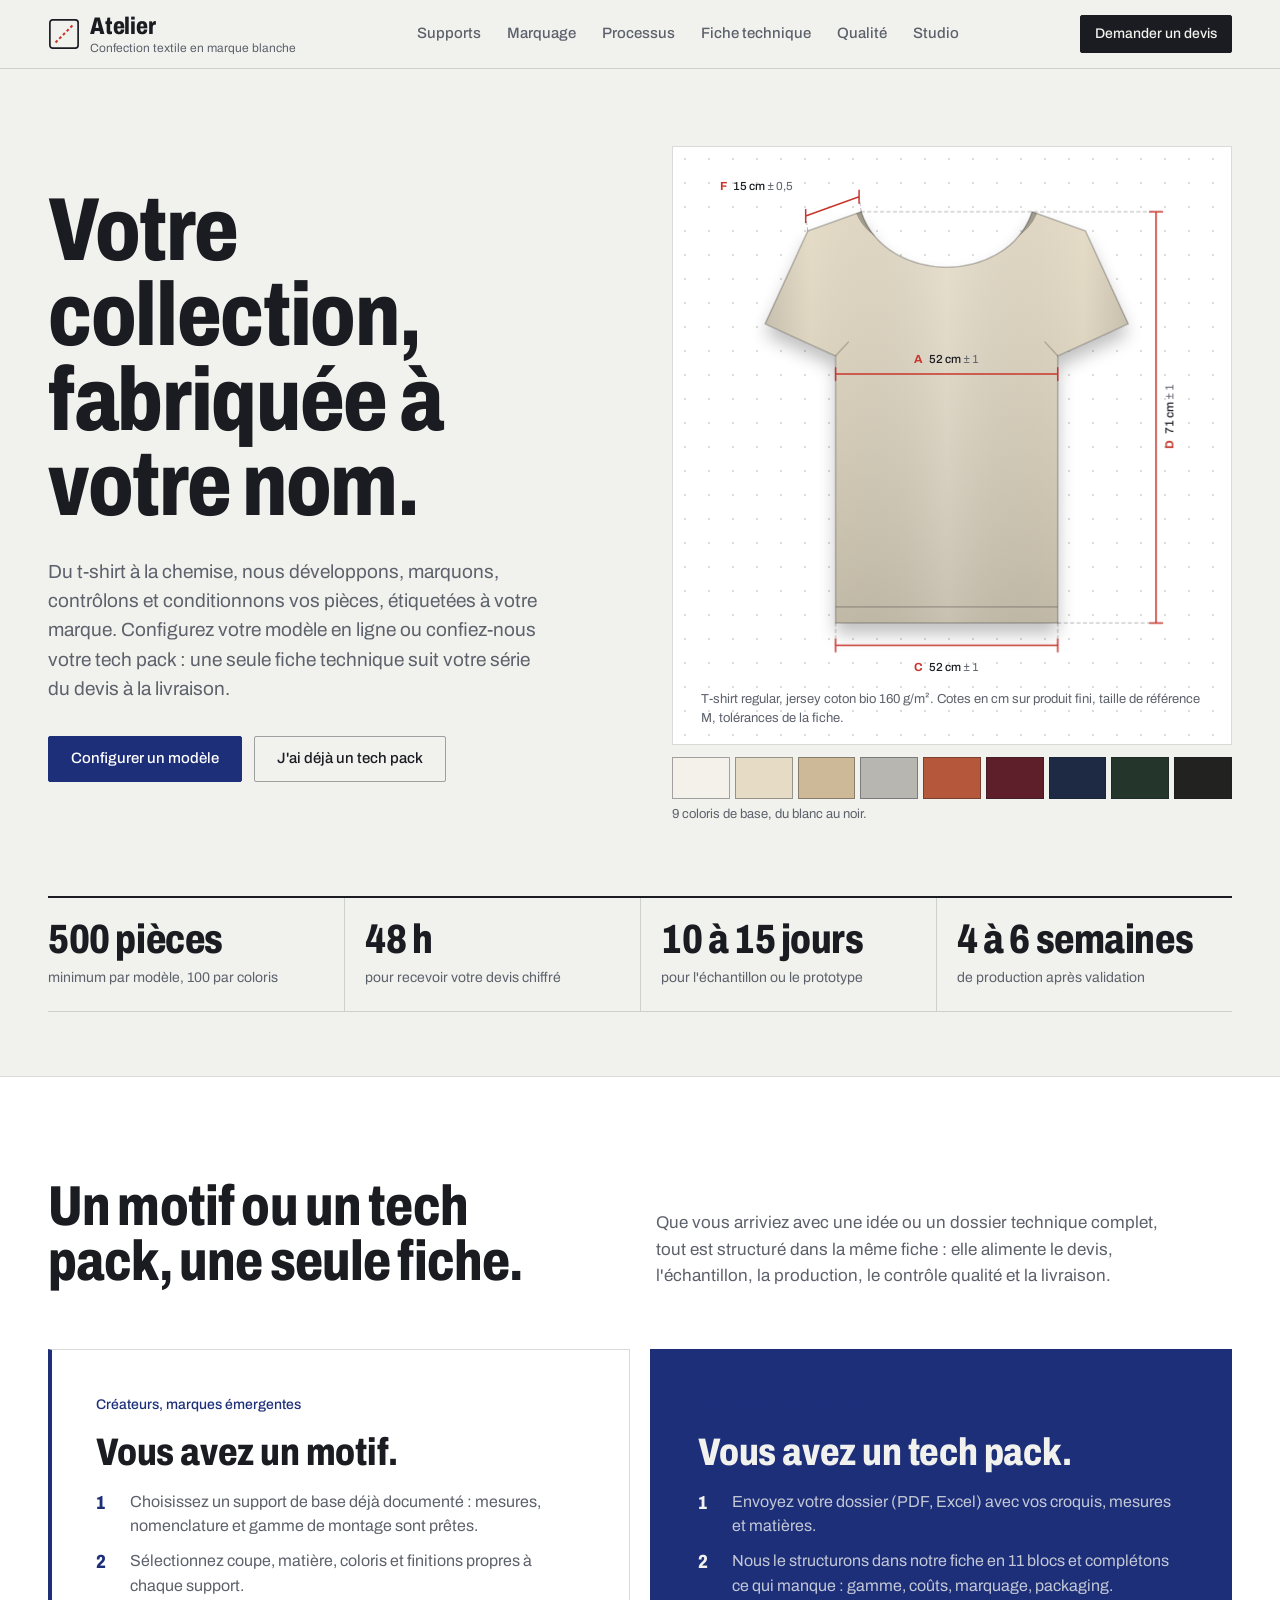
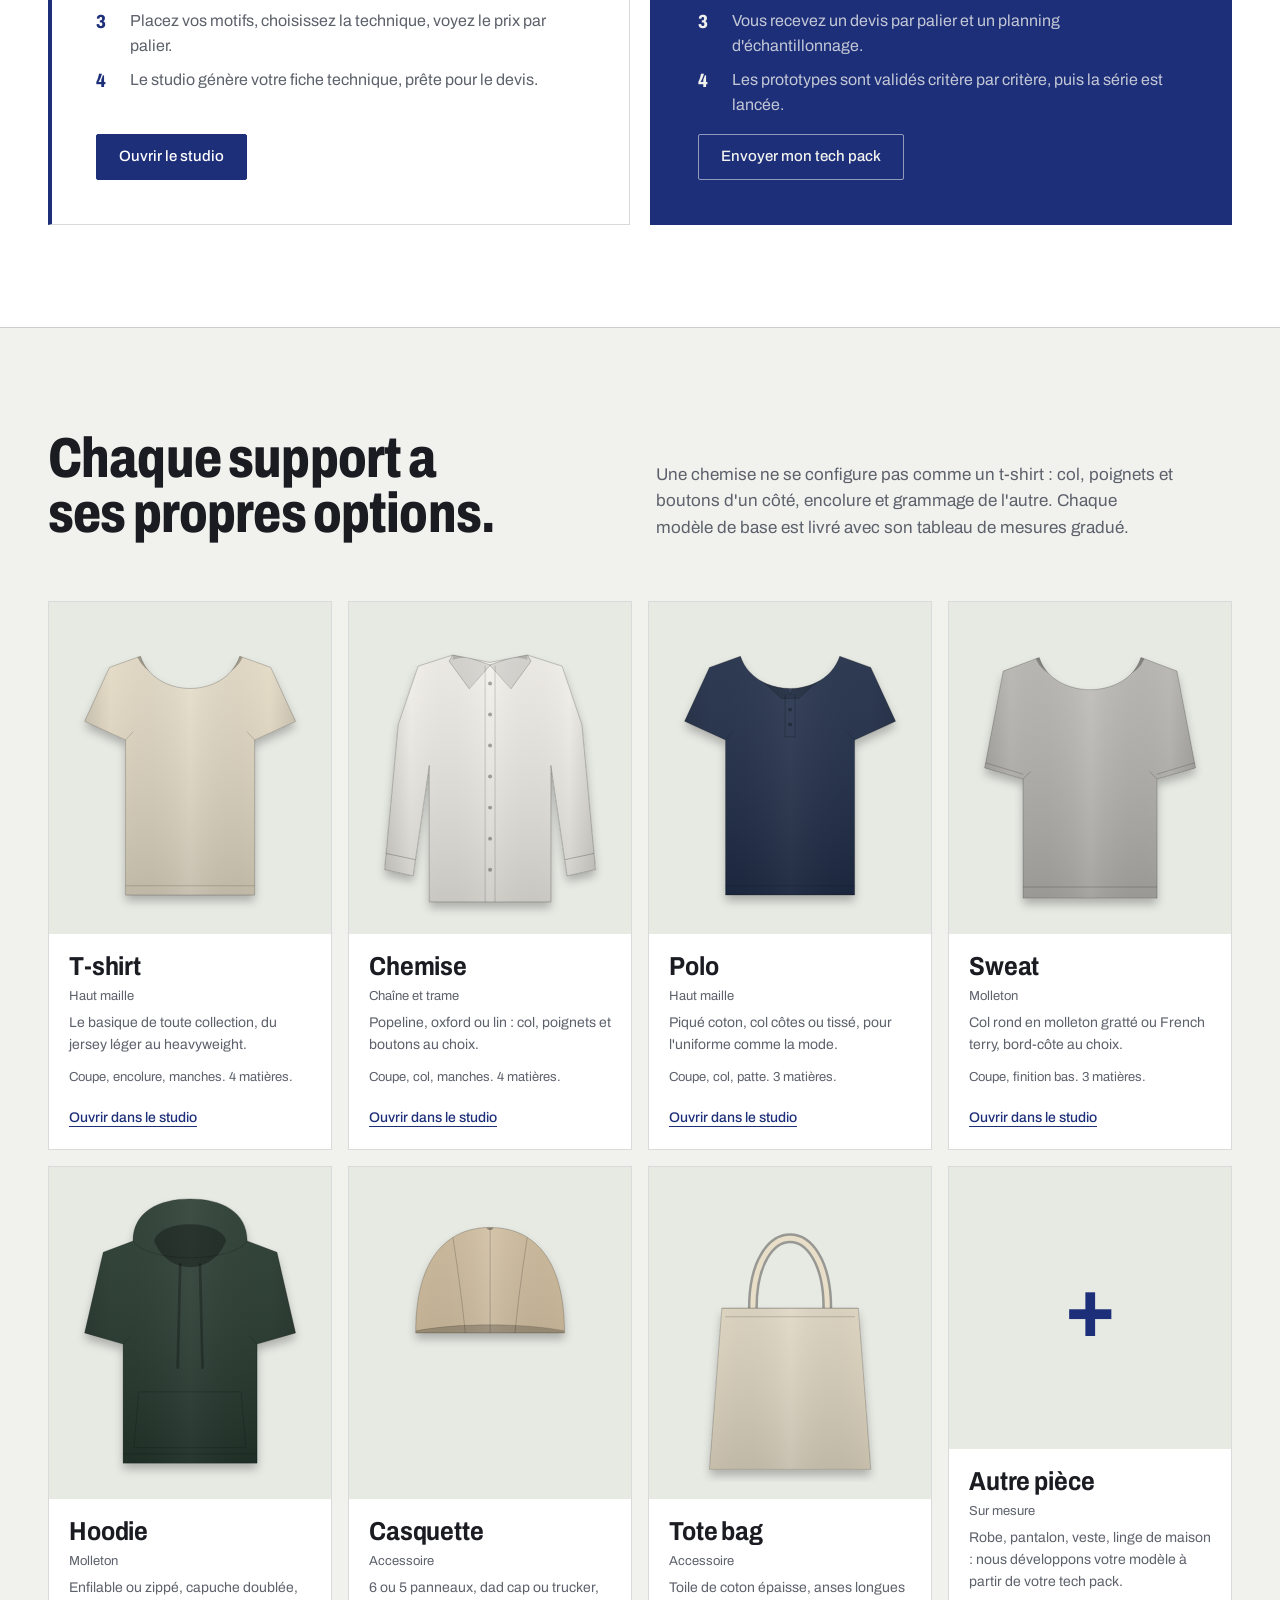
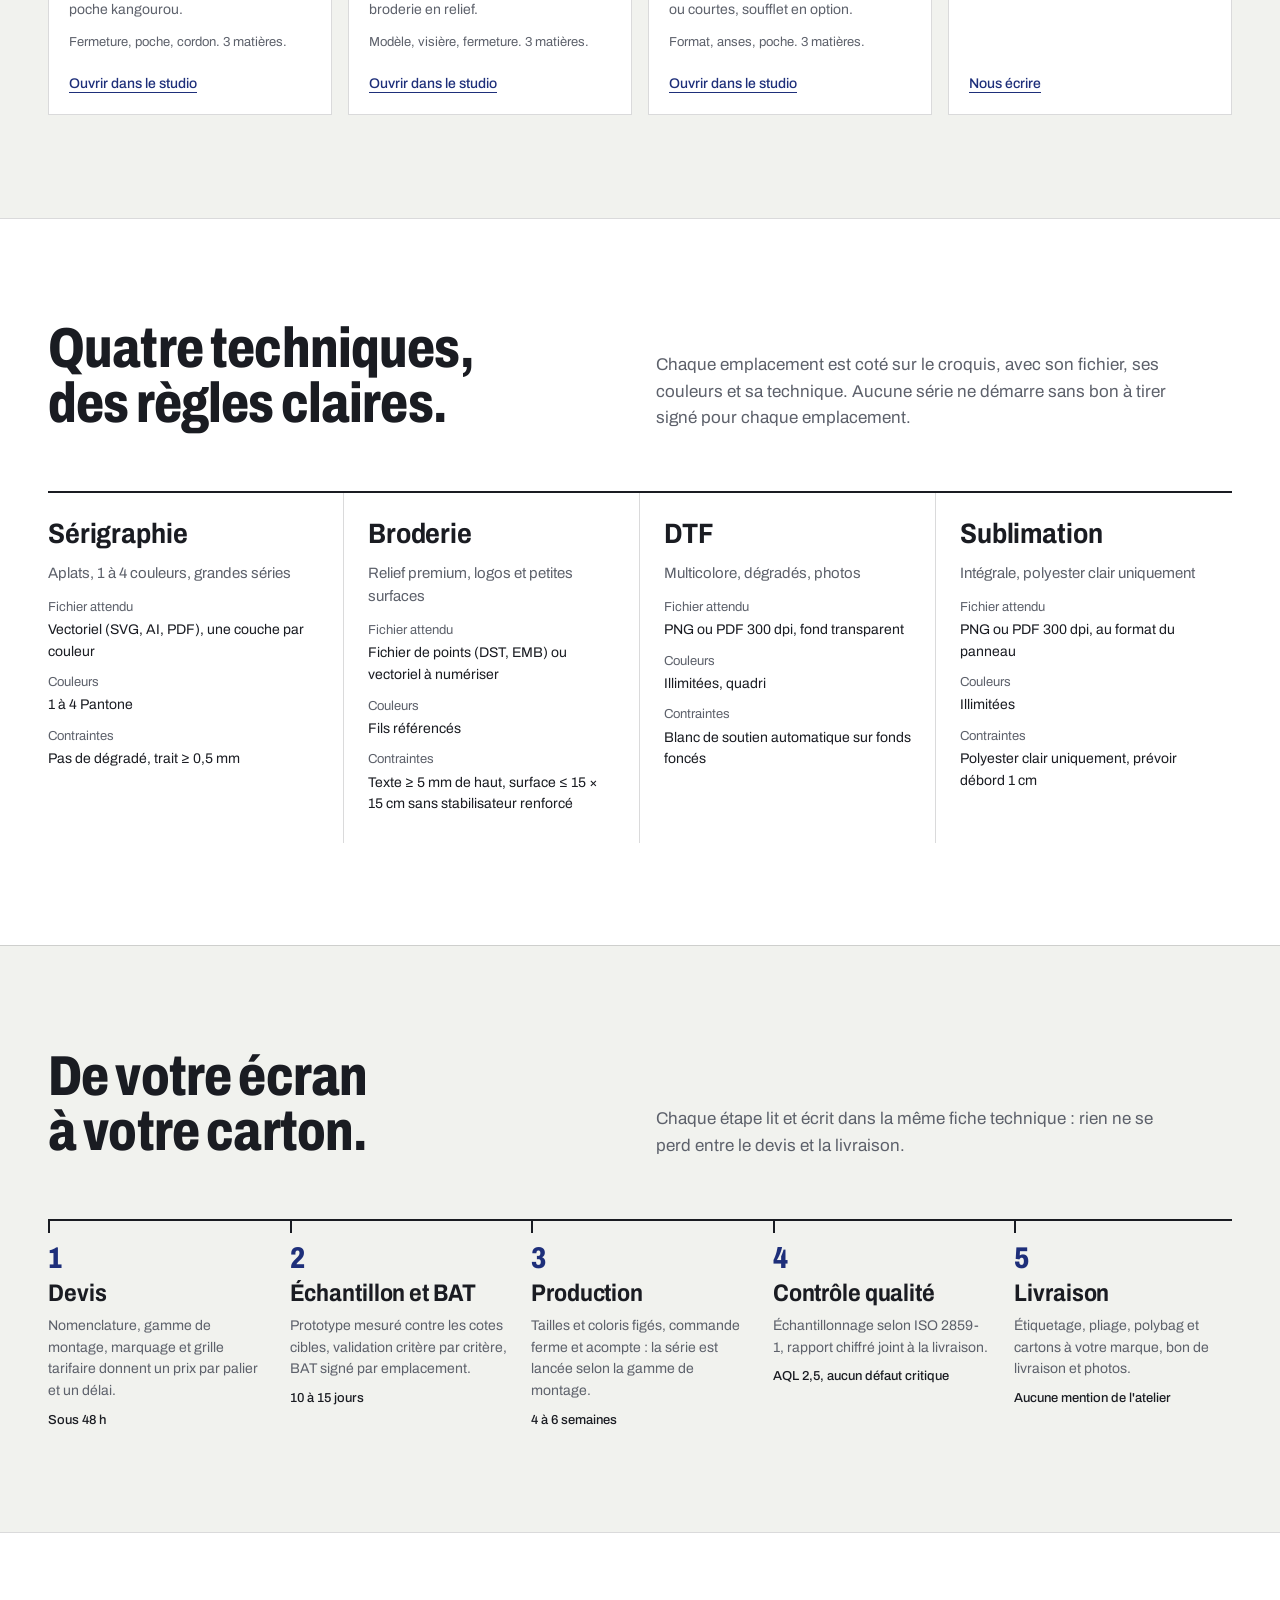
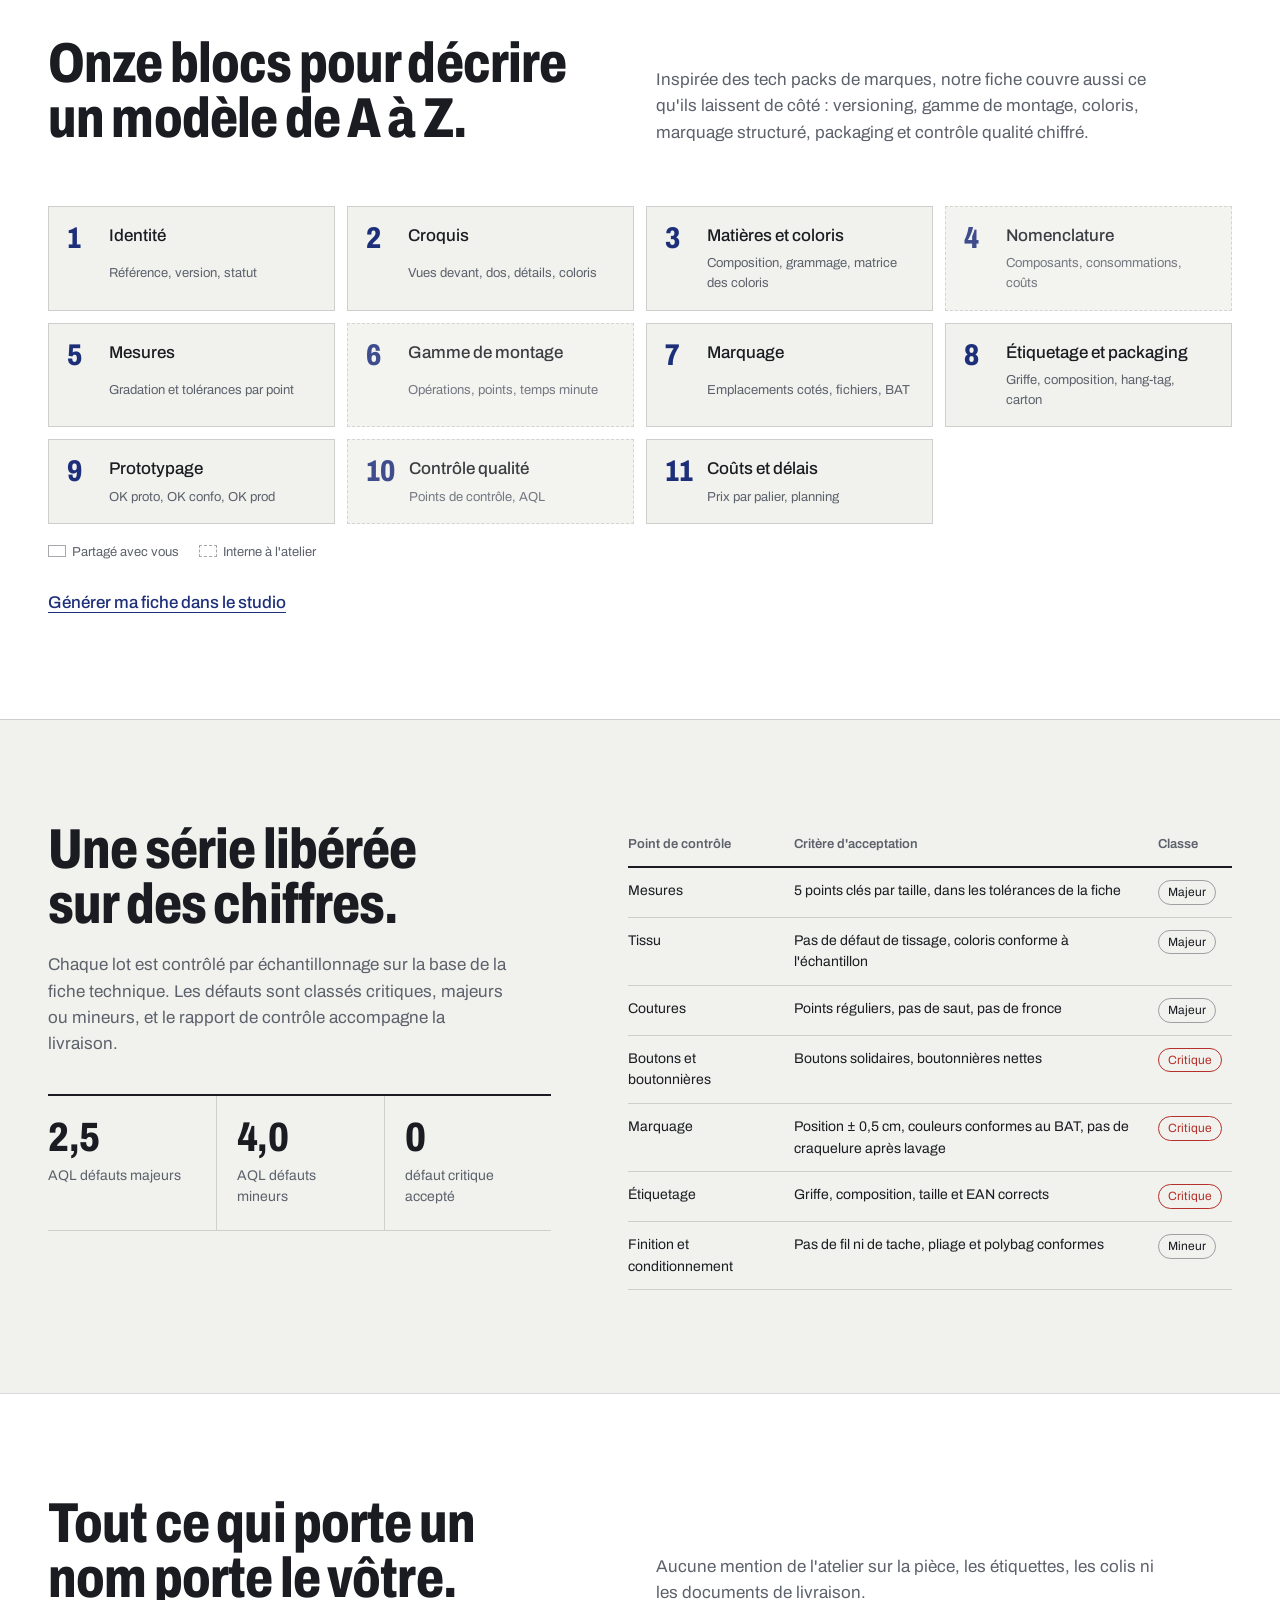
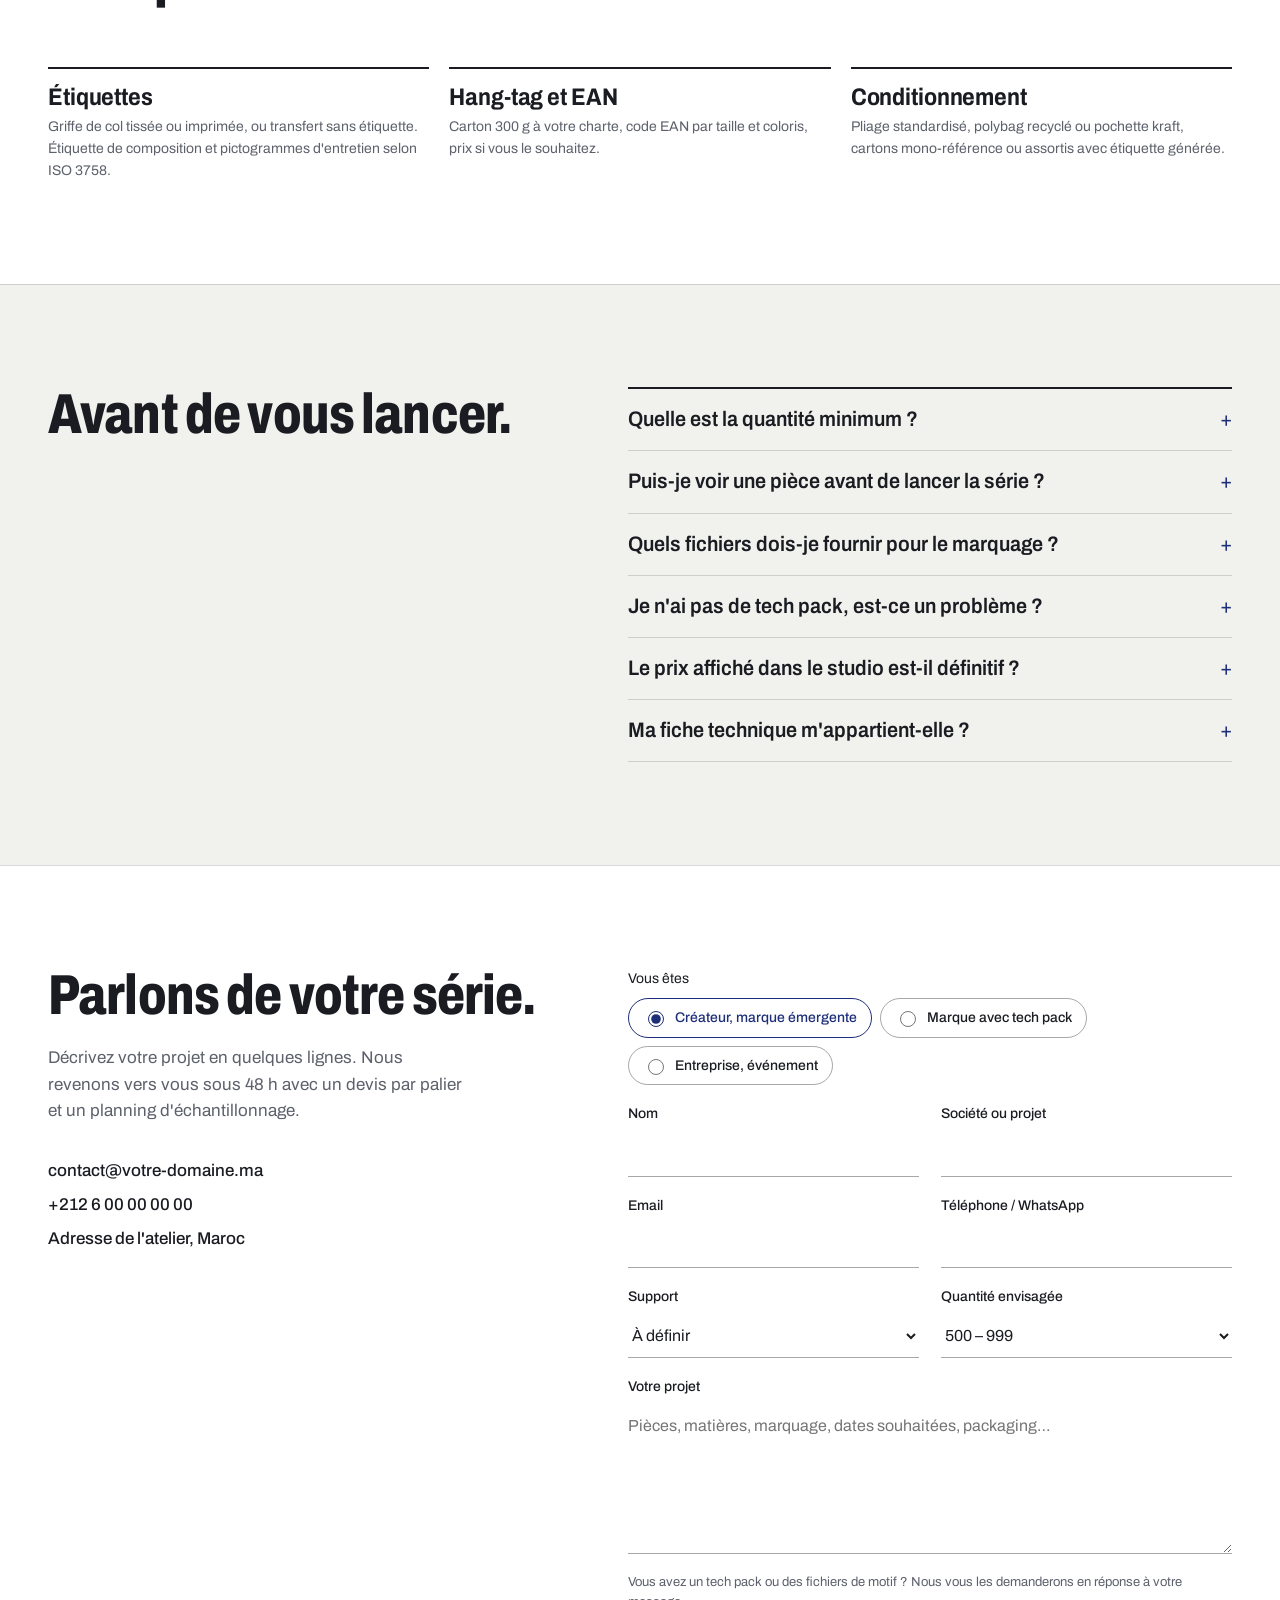
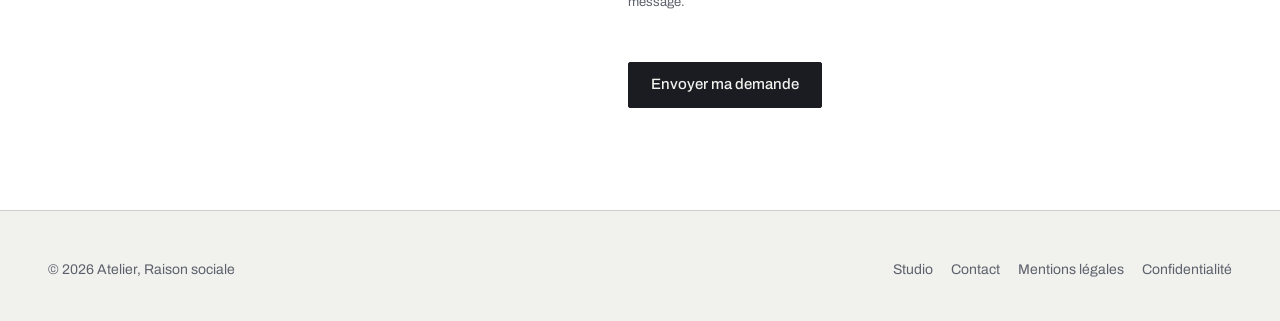
<file: index.html>
<!doctype html>
<html lang="fr">
<head>
<meta charset="utf-8">
<meta name="viewport" content="width=device-width, initial-scale=1, viewport-fit=cover">
<title>{brand} — Fabrication textile en marque blanche</title>
<meta name="description" content="Atelier de confection textile en marque blanche : t-shirts, chemises, polos, sweats, hoodies, casquettes et tote bags fabriqués et étiquetés à votre marque, à partir de 500 pièces.">
<meta name="theme-color" content="#F1F2EE">
<link rel="icon" href="data:image/svg+xml,%3Csvg xmlns='http://www.w3.org/2000/svg' viewBox='0 0 32 32'%3E%3Crect x='3' y='3' width='26' height='26' rx='3' fill='%231E2F7A'/%3E%3Cpath d='M8 24 24 8' stroke='%23C8372D' stroke-width='2.4' stroke-dasharray='3 2.4'/%3E%3C/svg%3E">
<link rel="preconnect" href="https://fonts.googleapis.com">
<link rel="preconnect" href="https://fonts.gstatic.com" crossorigin>
<link rel="stylesheet" href="https://fonts.googleapis.com/css2?family=Archivo:ital,wdth,wght@0,62..125,100..900&display=swap">
<link rel="stylesheet" href="assets/site.css">
</head>
<body>
<a class="skip" href="#main">Aller au contenu</a>

<header class="nav">
  <div class="wrap">
    <a class="logo" href="index.html" aria-label="Accueil">
      <svg class="mark" viewBox="0 0 34 34" aria-hidden="true"><rect x="2" y="2" width="30" height="30" rx="3" fill="none" stroke="currentColor" stroke-width="1.8"/><path d="M8 26 26 8" stroke="var(--thread)" stroke-width="2.2" stroke-dasharray="3 2.6"/></svg>
      <span><span data-brand>Atelier</span><small data-tagline>Confection textile en marque blanche</small></span>
    </a>
    <nav class="menu" aria-label="Navigation principale">
      <a href="#supports">Supports</a>
      <a href="#techniques">Marquage</a>
      <a href="#processus">Processus</a>
      <a href="#fiche">Fiche technique</a>
      <a href="#qualite">Qualité</a>
      <a href="studio.html">Studio</a>
    </nav>
    <a class="btn sm solid" href="#devis">Demander un devis</a>
  </div>
</header>

<main id="main">
  <section class="hero">
    <div class="wrap hero-grid">
      <div>
        <h1>Votre collection, fabriquée à votre nom.</h1>
        <p class="lead">Du t-shirt à la chemise, nous développons, marquons, contrôlons et conditionnons vos pièces, étiquetées à votre marque. Configurez votre modèle en ligne ou confiez-nous votre tech pack : une seule fiche technique suit votre série du devis à la livraison.</p>
        <div class="ctas">
          <a class="btn accent" href="studio.html">Configurer un modèle</a>
          <a class="btn" href="#devis" data-profile="techpack">J'ai déjà un tech pack</a>
        </div>
      </div>
      <div class="hero-vis">
        <figure class="croquis">
          <div id="croquis" aria-hidden="true"></div>
          <figcaption>T-shirt regular, jersey coton bio 160 g/m². Cotes en cm sur produit fini, taille de référence M, tolérances de la fiche.</figcaption>
        </figure>
        <div class="swatches" id="swatches"></div>
      </div>
    </div>
    <div class="wrap">
      <div class="facts">
        <div><b><span data-moq>500</span> pièces</b><span>minimum par modèle, <span data-moq-color>100</span> par coloris</span></div>
        <div><b data-delay="quote">48 h</b><span>pour recevoir votre devis chiffré</span></div>
        <div><b data-delay="sample">10 à 15 jours</b><span>pour l'échantillon ou le prototype</span></div>
        <div><b data-delay="series">4 à 6 semaines</b><span>de production après validation</span></div>
      </div>
    </div>
  </section>

  <section class="sec alt" id="entrees">
    <div class="wrap">
      <div class="sec-head">
        <div><h2>Un motif ou un tech pack, une seule fiche.</h2></div>
        <p>Que vous arriviez avec une idée ou un dossier technique complet, tout est structuré dans la même fiche : elle alimente le devis, l'échantillon, la production, le contrôle qualité et la livraison.</p>
      </div>
      <div class="doors">
        <article class="door">
          <p class="eyebrow">Créateurs, marques émergentes</p>
          <h3>Vous avez un motif.</h3>
          <ol>
            <li>Choisissez un support de base déjà documenté : mesures, nomenclature et gamme de montage sont prêtes.</li>
            <li>Sélectionnez coupe, matière, coloris et finitions propres à chaque support.</li>
            <li>Placez vos motifs, choisissez la technique, voyez le prix par palier.</li>
            <li>Le studio génère votre fiche technique, prête pour le devis.</li>
          </ol>
          <a class="btn accent" href="studio.html">Ouvrir le studio</a>
        </article>
        <article class="door dark">
          <p class="eyebrow">Marques établies, industriels</p>
          <h3>Vous avez un tech pack.</h3>
          <ol>
            <li>Envoyez votre dossier (PDF, Excel) avec vos croquis, mesures et matières.</li>
            <li>Nous le structurons dans notre fiche en 11 blocs et complétons ce qui manque : gamme, coûts, marquage, packaging.</li>
            <li>Vous recevez un devis par palier et un planning d'échantillonnage.</li>
            <li>Les prototypes sont validés critère par critère, puis la série est lancée.</li>
          </ol>
          <a class="btn" href="#devis" data-profile="techpack">Envoyer mon tech pack</a>
        </article>
      </div>
    </div>
  </section>

  <section class="sec" id="supports">
    <div class="wrap">
      <div class="sec-head">
        <div><h2>Chaque support a ses propres options.</h2></div>
        <p>Une chemise ne se configure pas comme un t-shirt : col, poignets et boutons d'un côté, encolure et grammage de l'autre. Chaque modèle de base est livré avec son tableau de mesures gradué.</p>
      </div>
      <div class="cat" id="cat"></div>
    </div>
  </section>

  <section class="sec alt" id="techniques">
    <div class="wrap">
      <div class="sec-head">
        <div><h2>Quatre techniques, des règles claires.</h2></div>
        <p>Chaque emplacement est coté sur le croquis, avec son fichier, ses couleurs et sa technique. Aucune série ne démarre sans bon à tirer signé pour chaque emplacement.</p>
      </div>
      <div class="techgrid" id="techs"></div>
    </div>
  </section>

  <section class="sec" id="processus">
    <div class="wrap">
      <div class="sec-head">
        <div><h2>De votre écran à votre carton.</h2></div>
        <p>Chaque étape lit et écrit dans la même fiche technique : rien ne se perd entre le devis et la livraison.</p>
      </div>
      <ol class="steps-line">
        <li><h3>Devis</h3><p>Nomenclature, gamme de montage, marquage et grille tarifaire donnent un prix par palier et un délai.</p><small>Sous <span data-delay="quote">48 h</span></small></li>
        <li><h3>Échantillon et BAT</h3><p>Prototype mesuré contre les cotes cibles, validation critère par critère, BAT signé par emplacement.</p><small><span data-delay="sample">10 à 15 jours</span></small></li>
        <li><h3>Production</h3><p>Tailles et coloris figés, commande ferme et acompte : la série est lancée selon la gamme de montage.</p><small><span data-delay="series">4 à 6 semaines</span></small></li>
        <li><h3>Contrôle qualité</h3><p>Échantillonnage selon ISO 2859-1, rapport chiffré joint à la livraison.</p><small>AQL 2,5, aucun défaut critique</small></li>
        <li><h3>Livraison</h3><p>Étiquetage, pliage, polybag et cartons à votre marque, bon de livraison et photos.</p><small>Aucune mention de l'atelier</small></li>
      </ol>
    </div>
  </section>

  <section class="sec alt" id="fiche">
    <div class="wrap">
      <div class="sec-head">
        <div><h2>Onze blocs pour décrire un modèle de A à Z.</h2></div>
        <p>Inspirée des tech packs de marques, notre fiche couvre aussi ce qu'ils laissent de côté : versioning, gamme de montage, coloris, marquage structuré, packaging et contrôle qualité chiffré.</p>
      </div>
      <div class="blocks">
        <div class="blk"><b>1</b><span>Identité</span><small>Référence, version, statut</small></div>
        <div class="blk"><b>2</b><span>Croquis</span><small>Vues devant, dos, détails, coloris</small></div>
        <div class="blk"><b>3</b><span>Matières et coloris</span><small>Composition, grammage, matrice des coloris</small></div>
        <div class="blk int"><b>4</b><span>Nomenclature</span><small>Composants, consommations, coûts</small></div>
        <div class="blk"><b>5</b><span>Mesures</span><small>Gradation et tolérances par point</small></div>
        <div class="blk int"><b>6</b><span>Gamme de montage</span><small>Opérations, points, temps minute</small></div>
        <div class="blk"><b>7</b><span>Marquage</span><small>Emplacements cotés, fichiers, BAT</small></div>
        <div class="blk"><b>8</b><span>Étiquetage et packaging</span><small>Griffe, composition, hang-tag, carton</small></div>
        <div class="blk"><b>9</b><span>Prototypage</span><small>OK proto, OK confo, OK prod</small></div>
        <div class="blk int"><b>10</b><span>Contrôle qualité</span><small>Points de contrôle, AQL</small></div>
        <div class="blk"><b>11</b><span>Coûts et délais</span><small>Prix par palier, planning</small></div>
      </div>
      <div class="legend"><span><i></i>Partagé avec vous</span><span><i class="d"></i>Interne à l'atelier</span></div>
      <p style="margin-top:28px"><a class="link" href="studio.html">Générer ma fiche dans le studio</a></p>
    </div>
  </section>

  <section class="sec" id="qualite">
    <div class="wrap split">
      <div>
        <h2>Une série libérée sur des chiffres.</h2>
        <p class="lead">Chaque lot est contrôlé par échantillonnage sur la base de la fiche technique. Les défauts sont classés critiques, majeurs ou mineurs, et le rapport de contrôle accompagne la livraison.</p>
        <div class="facts" style="grid-template-columns:repeat(3,1fr);margin-top:36px">
          <div><b>2,5</b><span>AQL défauts majeurs</span></div>
          <div><b>4,0</b><span>AQL défauts mineurs</span></div>
          <div><b>0</b><span>défaut critique accepté</span></div>
        </div>
      </div>
      <div class="scroll">
        <table class="tbl">
          <thead><tr><th>Point de contrôle</th><th>Critère d'acceptation</th><th>Classe</th></tr></thead>
          <tbody>
            <tr><td>Mesures</td><td>5 points clés par taille, dans les tolérances de la fiche</td><td><span class="pill">Majeur</span></td></tr>
            <tr><td>Tissu</td><td>Pas de défaut de tissage, coloris conforme à l'échantillon</td><td><span class="pill">Majeur</span></td></tr>
            <tr><td>Coutures</td><td>Points réguliers, pas de saut, pas de fronce</td><td><span class="pill">Majeur</span></td></tr>
            <tr><td>Boutons et boutonnières</td><td>Boutons solidaires, boutonnières nettes</td><td><span class="pill crit">Critique</span></td></tr>
            <tr><td>Marquage</td><td>Position ± 0,5 cm, couleurs conformes au BAT, pas de craquelure après lavage</td><td><span class="pill crit">Critique</span></td></tr>
            <tr><td>Étiquetage</td><td>Griffe, composition, taille et EAN corrects</td><td><span class="pill crit">Critique</span></td></tr>
            <tr><td>Finition et conditionnement</td><td>Pas de fil ni de tache, pliage et polybag conformes</td><td><span class="pill">Mineur</span></td></tr>
          </tbody>
        </table>
      </div>
    </div>
  </section>

  <section class="sec alt" id="marque-blanche">
    <div class="wrap">
      <div class="sec-head">
        <div><h2>Tout ce qui porte un nom porte le vôtre.</h2></div>
        <p>Aucune mention de l'atelier sur la pièce, les étiquettes, les colis ni les documents de livraison.</p>
      </div>
      <div class="wl">
        <div><h3>Étiquettes</h3><p>Griffe de col tissée ou imprimée, ou transfert sans étiquette. Étiquette de composition et pictogrammes d'entretien selon ISO 3758.</p></div>
        <div><h3>Hang-tag et EAN</h3><p>Carton 300 g à votre charte, code EAN par taille et coloris, prix si vous le souhaitez.</p></div>
        <div><h3>Conditionnement</h3><p>Pliage standardisé, polybag recyclé ou pochette kraft, cartons mono-référence ou assortis avec étiquette générée.</p></div>
      </div>
    </div>
  </section>

  <section class="sec" id="faq">
    <div class="wrap split">
      <div>
        <h2>Avant de vous lancer.</h2>
      </div>
      <div class="faq">
        <details><summary>Quelle est la quantité minimum ?</summary><p><span data-moq>500</span> pièces par modèle et <span data-moq-color>100</span> pièces par coloris. Les tarifs dégressifs s'appliquent à partir de 1 000, 2 500 et 5 000 pièces.</p></details>
        <details><summary>Puis-je voir une pièce avant de lancer la série ?</summary><p>Oui, toujours. Un échantillon physique est réalisé en <span data-delay="sample">10 à 15 jours</span> après réception des fichiers et matières. Il est mesuré contre la fiche, validé critère par critère, et ses frais sont déduits de votre commande.</p></details>
        <details><summary>Quels fichiers dois-je fournir pour le marquage ?</summary><p>Un fichier vectoriel (SVG, AI, PDF) pour la sérigraphie et la broderie, un PNG ou PDF 300 dpi à fond transparent pour le DTF et la sublimation. Le studio vous indique la règle de chaque technique au moment du placement.</p></details>
        <details><summary>Je n'ai pas de tech pack, est-ce un problème ?</summary><p>Non. Nos supports de base sont déjà documentés : mesures graduées, nomenclature et gamme de montage. Le studio génère la fiche à partir de vos choix.</p></details>
        <details><summary>Le prix affiché dans le studio est-il définitif ?</summary><p>C'est une estimation indicative hors taxes. Le devis est confirmé après analyse de la fiche, puis figé à la validation de l'échantillon.</p></details>
        <details><summary>Ma fiche technique m'appartient-elle ?</summary><p>Oui. Elle vous est transmise à chaque version, et un accord de confidentialité peut être signé avant tout échange de fichiers.</p></details>
      </div>
    </div>
  </section>

  <section class="sec alt devis" id="devis">
    <div class="wrap">
      <div>
        <h2>Parlons de votre série.</h2>
        <p class="who">Décrivez votre projet en quelques lignes. Nous revenons vers vous sous <span data-delay="quote">48 h</span> avec un devis par palier et un planning d'échantillonnage.</p>
        <div class="coord"><a data-email href="#">email</a><br><a data-phone href="#">téléphone</a><br><span data-address></span></div>
      </div>
      <form class="f" data-lead novalidate>
        <div class="full">
          <span style="font-size:14px;font-weight:400;display:block;margin-bottom:8px">Vous êtes</span>
          <div class="radios">
            <label><input type="radio" name="profil" value="Créateur ou marque émergente" data-label="Profil" checked>Créateur, marque émergente</label>
            <label><input type="radio" name="profil" value="Marque avec tech pack" data-label="Profil" id="pTech">Marque avec tech pack</label>
            <label><input type="radio" name="profil" value="Entreprise, uniformes, événement" data-label="Profil">Entreprise, événement</label>
          </div>
        </div>
        <label>Nom<input type="text" name="nom" data-label="Nom" autocomplete="name" required></label>
        <label>Société ou projet<input type="text" name="societe" data-label="Société" autocomplete="organization"></label>
        <label>Email<input type="email" name="email" data-label="Email" autocomplete="email" required></label>
        <label>Téléphone / WhatsApp<input type="tel" name="tel" data-label="Téléphone" autocomplete="tel"></label>
        <label>Support
          <select name="support" data-label="Support" id="fSup"><option value="">À définir</option></select>
        </label>
        <label>Quantité envisagée
          <select name="quantite" data-label="Quantité"><option>500 – 999</option><option>1 000 – 2 499</option><option>2 500 – 4 999</option><option>5 000 et plus</option><option>Je ne sais pas encore</option></select>
        </label>
        <label class="full">Votre projet<textarea name="brief" data-label="Projet" placeholder="Pièces, matières, marquage, dates souhaitées, packaging…"></textarea></label>
        <p class="note">Vous avez un tech pack ou des fichiers de motif ? Nous vous les demanderons en réponse à votre message.</p>
        <p class="err" role="alert"></p>
        <button class="btn solid" type="submit" style="justify-self:start">Envoyer ma demande</button>
        <p class="ok" role="status">Merci, votre demande est bien partie. Nous revenons vers vous sous <span data-delay="quote">48 h</span>.</p>
      </form>
    </div>
  </section>
</main>

<footer class="foot">
  <div class="wrap">
    <span>© <span data-year>2026</span> <span data-brand>Atelier</span>, <span data-legal>Raison sociale</span></span>
    <span class="links"><a href="studio.html">Studio</a><a href="#devis">Contact</a><span>Mentions légales</span><span>Confidentialité</span></span>
  </div>
</footer>

<script src="assets/config.js"></script>
<script src="assets/catalog.js"></script>
<script src="assets/site.js"></script>
<script>
(function () {
  var C = window.CATALOG, $ = function (id) { return document.getElementById(id); };

  /* Visuel d'accroche : le t-shirt de base avec ses cotes réelles (bloc 5), comme sur la fiche */
  var opts = C.defaults('tshirt'), M = C.measures('tshirt', opts, 'unisexe'), ref = M.sizes.indexOf(M.ref), val = {};
  M.rows.forEach(function (r) { val[r.idx] = r; });
  function cote(k) { var r = val[k]; return (String(r.values[ref]).replace('.', ',')) + ' cm'; }
  function tol(k) { return '± ' + String(val[k].tol).replace('.', ','); }
  function dim(k, line, ext, tx, ty, anchor, rot, delay) {
    return '<g class="dim" style="--d:' + delay + 's">' + (ext ? '<path class="ext" d="' + ext + '"/>' : '') + '<path d="' + line + '"/>' +
      '<text x="' + tx + '" y="' + ty + '" text-anchor="' + anchor + '"' + (rot ? ' transform="rotate(-90 ' + tx + ' ' + ty + ')"' : '') + '>' +
      '<tspan class="k">' + k + '</tspan>\u2002' + cote(k) + ' <tspan class="t">' + tol(k) + '</tspan></text></g>';
  }
  var dims =
    dim('A', 'M96 212 H304 M96 206 V218 M304 206 V218', '', 200, 202, 'middle', false, 0) +
    dim('F', 'M118 46 L68 64 M118 40 V52 M68 58 V70', 'M120 60 L118 46 M70 78 L68 64', 56, 40, 'end', false, .25) +
    dim('D', 'M396 60 V445 M390 60 H402 M390 445 H402', 'M120 60 H396 M304 445 H396', 412, 252, 'middle', true, .5) +
    dim('C', 'M96 466 H304 M96 460 V472 M304 460 V472', 'M96 445 V466 M304 445 V466', 200, 490, 'middle', false, .75);
  $('croquis').innerHTML = C.draw('tshirt', { color: C.COLORS.ecru[1], opts: opts, id: 'hero', overlay: dims })
    .replace('viewBox="0 0 400 480"', 'viewBox="-30 20 470 480"');
  $('swatches').innerHTML = C.SUPPORTS.tshirt.colors.map(function (k) {
    return '<i style="background:' + C.COLORS[k][1] + '" title="' + C.COLORS[k][0] + '"></i>';
  }).join('') + '<small>' + C.SUPPORTS.tshirt.colors.length + ' coloris de base, du blanc au noir.</small>';

  /* Catalogue */
  var shown = { tshirt: 'ecru', chemise: 'blanc', polo: 'marine', sweat: 'gris', hoodie: 'foret', casquette: 'sable', tote: 'naturel' };
  var h = '', opts = '';
  Object.keys(C.SUPPORTS).forEach(function (k) {
    var s = C.SUPPORTS[k], groups = s.options.map(function (g, i) { return i ? g.label.toLowerCase() : g.label; }).slice(0, 3);
    h += '<a class="card" href="studio.html#' + k + '"><div class="pic">' + C.draw(k, { color: C.COLORS[shown[k]][1], id: 'c' + k }) + '</div><div class="txt"><h3>' + s.label + '</h3><p class="fam">' + s.family + '</p><p>' + s.pitch + '</p><p class="meta">' +
      groups.join(', ') + '. ' + s.materials.length + ' matières.</p><span class="go">Ouvrir dans le studio</span></div></a>';
    opts += '<option>' + s.label + '</option>';
  });
  h += '<a class="card" href="#devis"><div class="pic" style="font-family:var(--display);font-weight:800;font-size:84px;color:var(--accent)">+</div><div class="txt"><h3>Autre pièce</h3><p class="fam">Sur mesure</p><p>Robe, pantalon, veste, linge de maison : nous développons votre modèle à partir de votre tech pack.</p><span class="go">Nous écrire</span></div></a>';
  $('cat').innerHTML = h;
  $('fSup').insertAdjacentHTML('beforeend', opts + '<option>Autre pièce</option>');

  /* Techniques */
  $('techs').innerHTML = Object.keys(C.TECHS).map(function (k) {
    var t = C.TECHS[k];
    return '<article><h3>' + t.label + '</h3><p class="muted" style="font-size:15px">' + t.short + '</p><dl><div><dt>Fichier attendu</dt><dd>' + t.file + '</dd></div><div><dt>Couleurs</dt><dd>' + t.colors + '</dd></div><div><dt>Contraintes</dt><dd>' + t.rules + '</dd></div></dl></article>';
  }).join('');

  /* Lien « tech pack » : présélectionne le profil */
  document.querySelectorAll('[data-profile="techpack"]').forEach(function (a) { a.addEventListener('click', function () { $('pTech').checked = true; }); });
})();
</script>
</body>
</html>
</file>
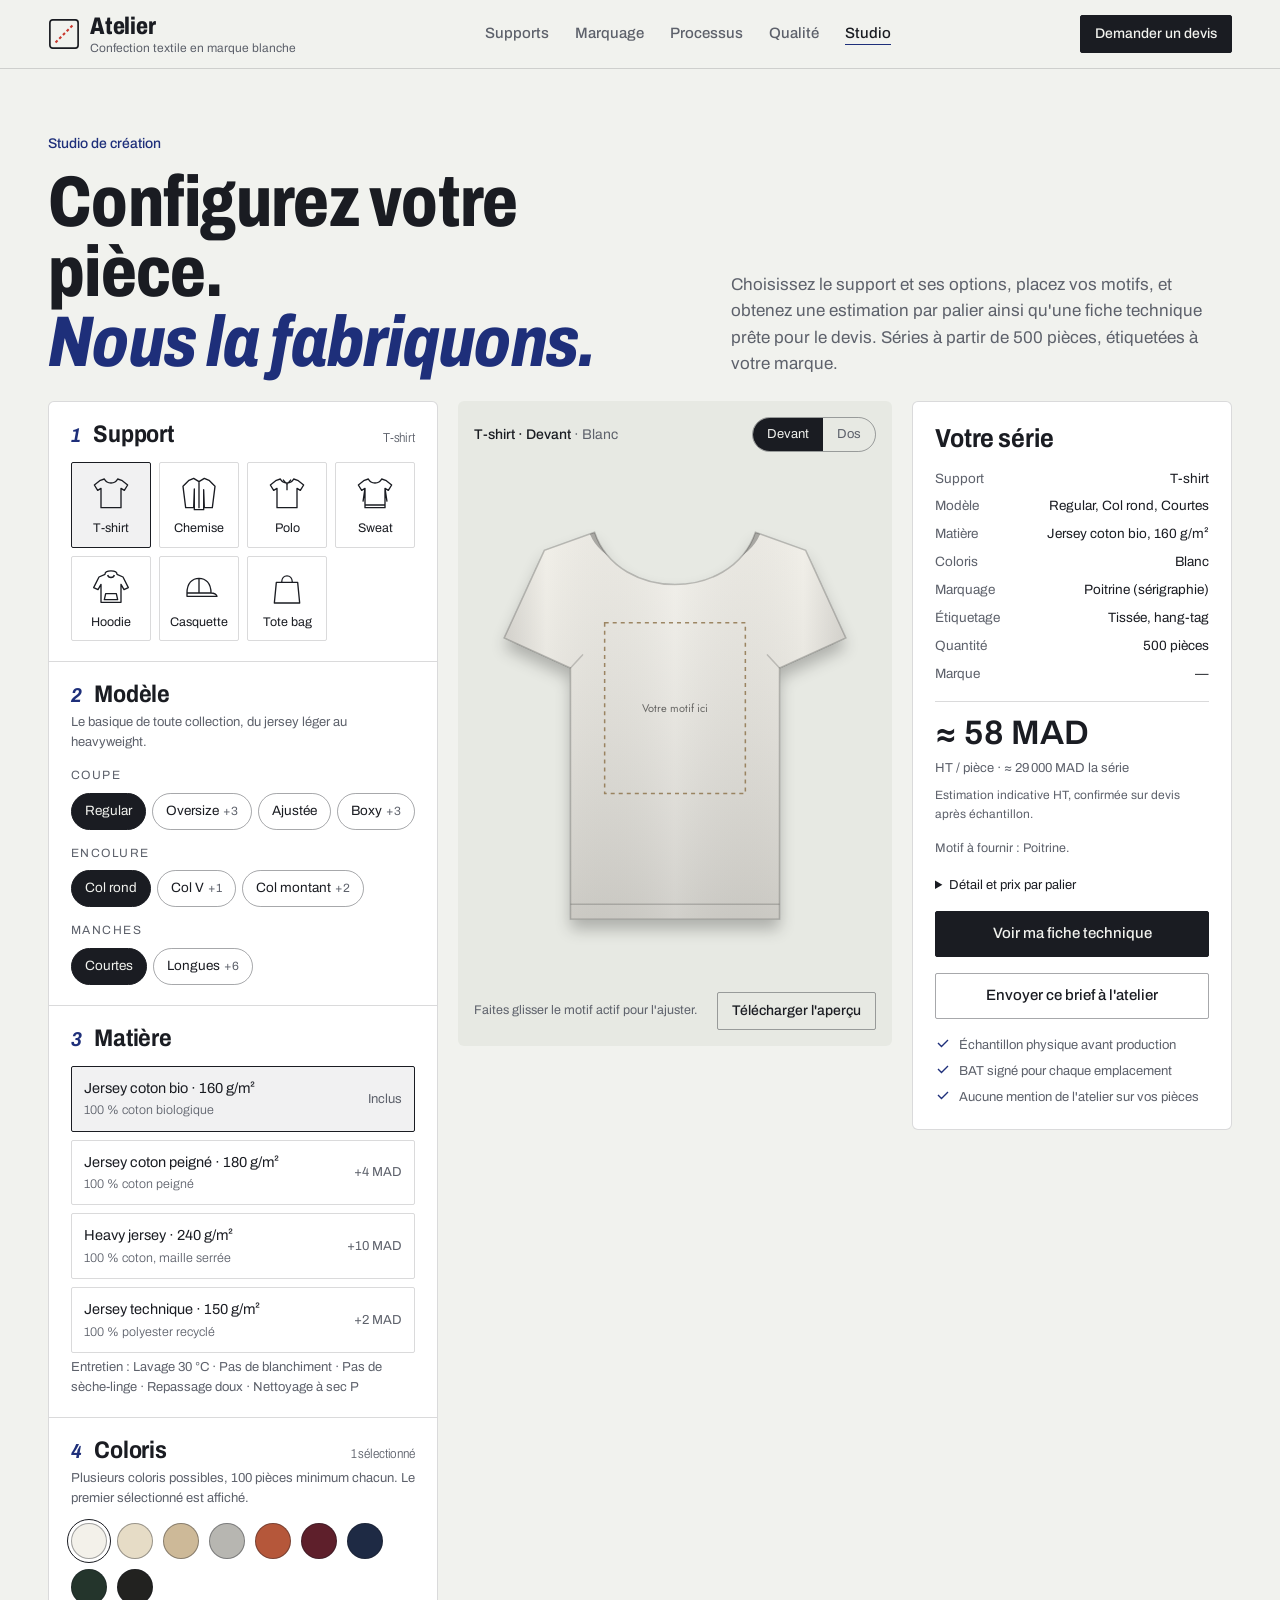
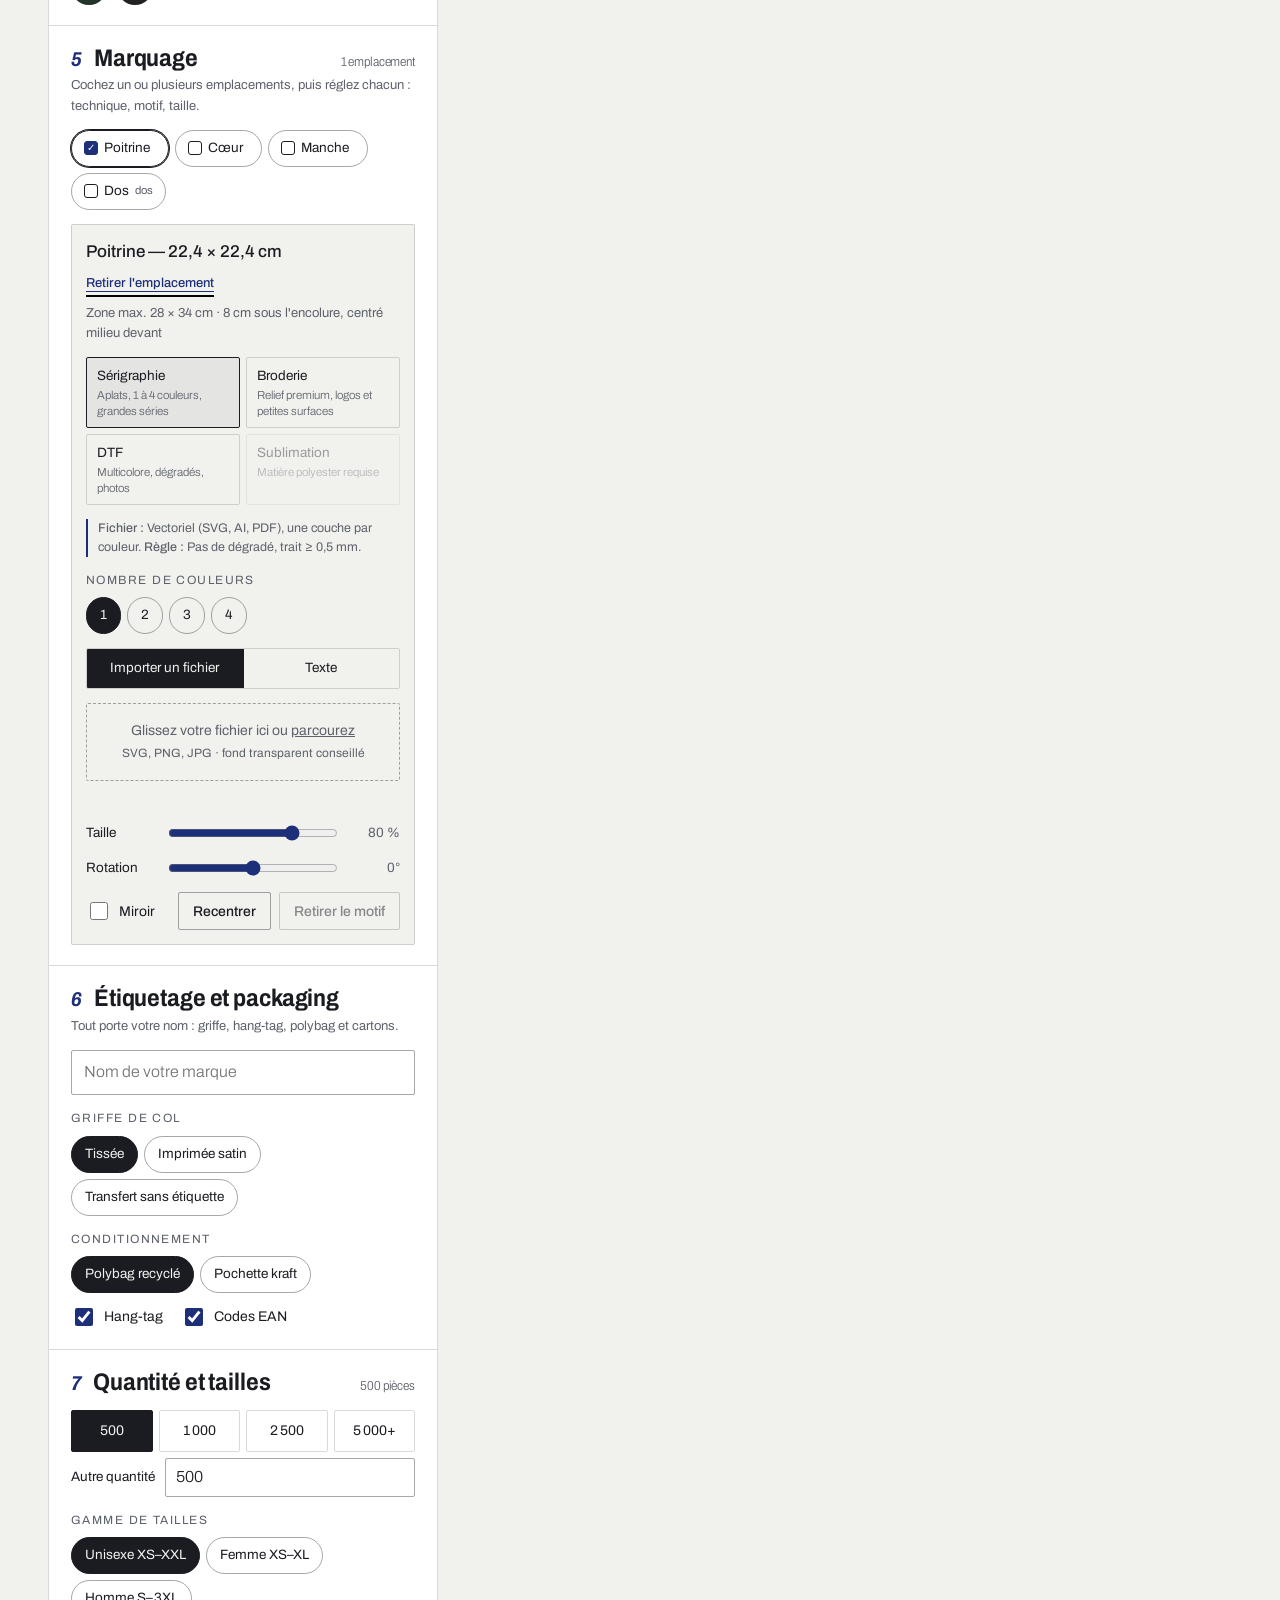
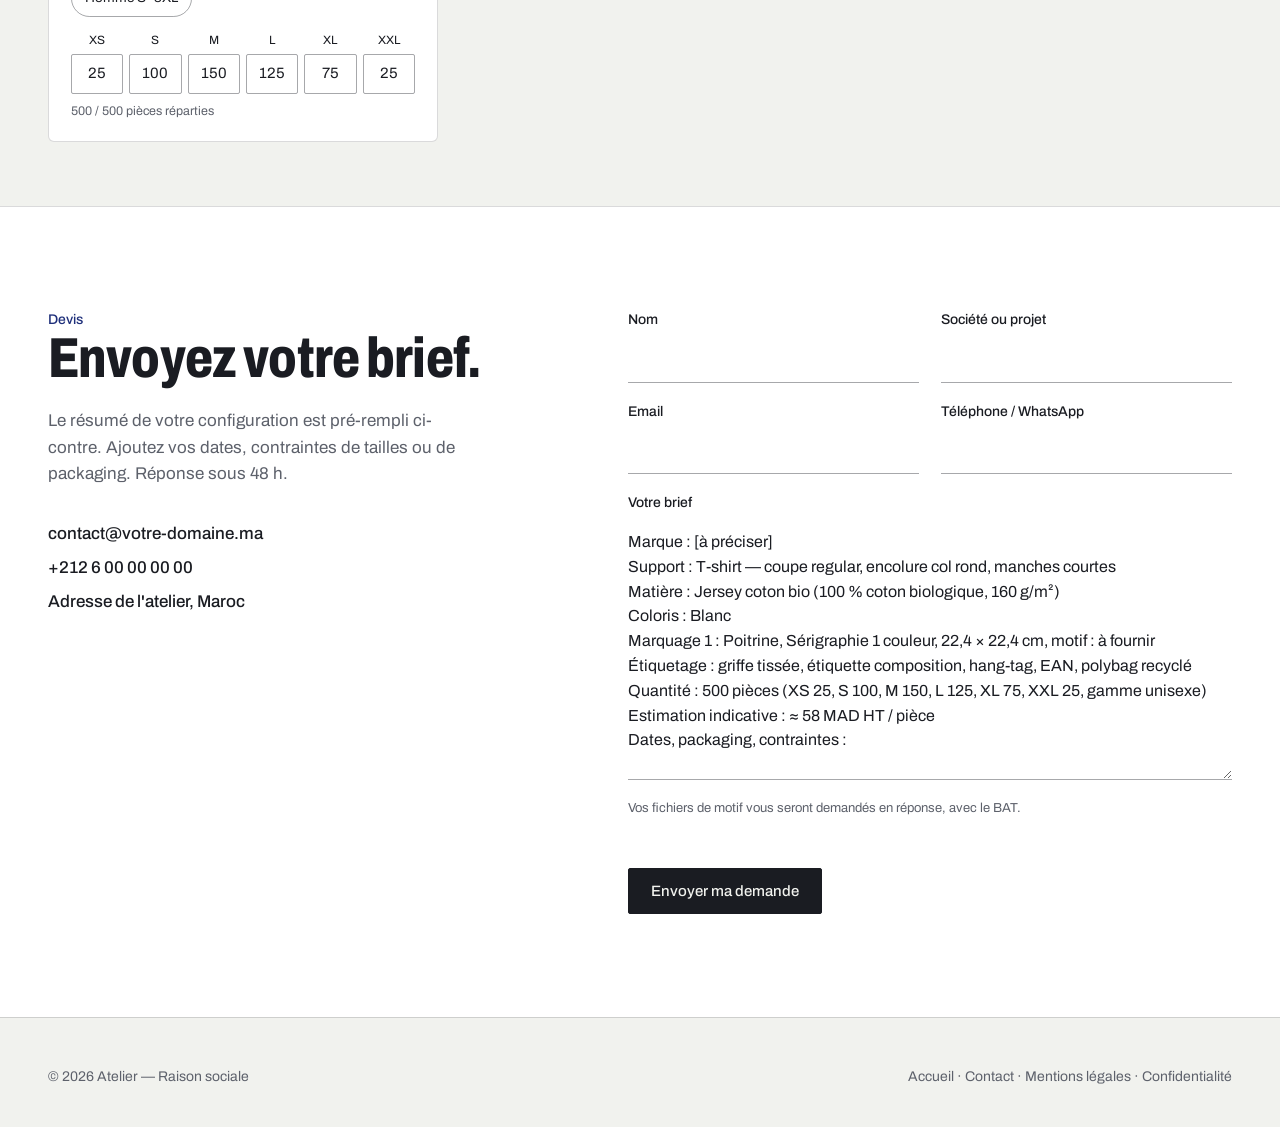
<file: studio.html>
<!doctype html>
<html lang="fr">
<head>
<meta charset="utf-8">
<meta name="viewport" content="width=device-width, initial-scale=1, viewport-fit=cover">
<title>Studio — {brand}</title>
<meta name="description" content="Configurez votre pièce : support, coupe, matière, coloris, marquage, étiquetage et quantités. Estimation par palier et fiche technique générée.">
<meta name="theme-color" content="#F1F2EE">
<link rel="icon" href="data:image/svg+xml,%3Csvg xmlns='http://www.w3.org/2000/svg' viewBox='0 0 32 32'%3E%3Crect x='3' y='3' width='26' height='26' rx='3' fill='%231E2F7A'/%3E%3Cpath d='M8 24 24 8' stroke='%23C8372D' stroke-width='2.4' stroke-dasharray='3 2.4'/%3E%3C/svg%3E">
<link rel="preconnect" href="https://fonts.googleapis.com">
<link rel="preconnect" href="https://fonts.gstatic.com" crossorigin>
<link rel="stylesheet" href="https://fonts.googleapis.com/css2?family=Archivo:ital,wdth,wght@0,62..125,100..900&family=Cormorant+Garamond:ital,wght@0,500;0,600;1,500&family=Jost:wght@300;400;500;600&family=Bebas+Neue&family=Playfair+Display:wght@700&family=Pacifico&display=swap">
<link rel="stylesheet" href="assets/site.css">
<style>
.head{padding:clamp(32px,5vw,64px) 0 24px}
.head .wrap{display:grid;grid-template-columns:1.3fr 1fr;gap:32px;align-items:end}
.head h1{font-size:clamp(40px,5.6vw,80px);letter-spacing:-.01em;line-height:.98;margin-top:12px}
.head h1 em{font-style:italic;color:var(--accent)}
.head p.lead{max-width:48ch;color:var(--muted);font-size:17px}

.studio{display:grid;grid-template-columns:minmax(0,390px) minmax(0,1fr) minmax(0,320px);gap:20px;align-items:start;padding-bottom:64px}
.panel{background:var(--panel);border:1px solid var(--line);border-radius:6px}
.step{padding:20px 22px;border-bottom:1px solid var(--line)}
.step:last-child{border-bottom:0}
.step h3{font-size:24px;display:flex;align-items:baseline;gap:12px}
.step h3 i{font-style:italic;color:var(--accent);font-size:20px}
.step h3 .val{margin-left:auto;font-family:var(--sans);font-size:13px;color:var(--muted);font-weight:300;text-align:right}
.hint{font-size:13px;color:var(--muted);margin-top:4px}
.grp{margin-top:14px}
.grp>span{display:block;font-size:12px;letter-spacing:.12em;text-transform:uppercase;color:var(--muted);margin-bottom:8px}
.sup{display:grid;grid-template-columns:repeat(4,1fr);gap:8px;margin-top:14px}
.sup button{border:1px solid var(--line);background:transparent;border-radius:var(--r);padding:10px 4px 8px;display:flex;flex-direction:column;align-items:center;gap:6px;font-size:12.5px;font-weight:400;transition:border-color .2s,background .2s;min-width:0}
.sup button svg{width:40px;height:40px}
.sup button[aria-pressed="true"]{border-color:var(--fg);background:color-mix(in srgb,var(--fg) 6%,transparent)}
.chips{display:flex;flex-wrap:wrap;gap:6px}
.chips button{border:1px solid var(--line-2);background:transparent;border-radius:999px;padding:7px 13px;font-size:13.5px;font-weight:400;min-height:36px}
.chips button small{color:var(--muted);font-size:12px;margin-left:4px}
.chips button[aria-pressed="true"]{background:var(--fg);color:var(--bg);border-color:var(--fg)}
.chips button[aria-pressed="true"] small{color:inherit;opacity:.7}
.chips button:disabled{opacity:.4;cursor:not-allowed}
.mats{display:grid;gap:8px;margin-top:14px}
.mats button{display:grid;grid-template-columns:1fr auto;gap:2px 12px;text-align:left;border:1px solid var(--line);background:transparent;border-radius:var(--r);padding:10px 12px;font-weight:400;font-size:14.5px}
.mats button small{grid-column:1;font-size:12.5px;color:var(--muted);font-weight:300}
.mats button em{grid-row:1/3;grid-column:2;align-self:center;font-style:normal;font-size:13px;color:var(--muted)}
.mats button[aria-pressed="true"]{border-color:var(--fg);background:color-mix(in srgb,var(--fg) 6%,transparent)}
.sw{display:flex;flex-wrap:wrap;gap:10px;margin-top:14px}
.sw button{width:36px;height:36px;border-radius:50%;border:1px solid var(--line-2);padding:0;position:relative}
.sw button[aria-pressed="true"]::after{content:"";position:absolute;inset:-5px;border:1.5px solid var(--fg);border-radius:50%}
.zones{display:flex;flex-wrap:wrap;gap:6px;margin-top:14px}
.zones button{border:1px solid var(--line-2);background:transparent;border-radius:999px;padding:7px 12px;font-size:13.5px;font-weight:400;display:inline-flex;align-items:center;gap:6px;min-height:36px}
.zones button .ck{width:14px;height:14px;border:1px solid currentColor;border-radius:3px;display:inline-grid;place-items:center;font-size:10px;line-height:1}
.zones button.on .ck{background:var(--accent);border-color:var(--accent);color:#fff}
.zones button.act{border-color:var(--fg);box-shadow:0 0 0 1px var(--fg)}
.mk{margin-top:14px;border:1px solid var(--line);border-radius:var(--r);padding:14px;display:grid;gap:14px;background:var(--bg)}
.mk-h{display:flex;justify-content:space-between;gap:8px;align-items:baseline;flex-wrap:wrap}
.mk-h b{font-weight:500}
.mk-h small{font-size:12.5px;color:var(--muted)}
.techs{display:grid;grid-template-columns:1fr 1fr;gap:6px}
.techs button{border:1px solid var(--line);background:transparent;border-radius:var(--r);padding:8px 10px;text-align:left;font-size:13.5px;font-weight:400;display:flex;flex-direction:column;gap:1px}
.techs button small{font-size:11.5px;color:var(--muted);font-weight:300;line-height:1.35}
.techs button[aria-pressed="true"]{border-color:var(--fg);background:color-mix(in srgb,var(--fg) 6%,transparent)}
.techs button:disabled{opacity:.4;cursor:not-allowed}
.rule{font-size:12.5px;color:var(--muted);border-left:2px solid var(--accent);padding-left:10px;line-height:1.5}
.tabs{display:flex;border:1px solid var(--line);border-radius:var(--r);overflow:hidden}
.tabs button{flex:1;padding:9px 6px;background:transparent;border:0;font-size:13.5px;font-weight:400;border-right:1px solid var(--line)}
.tabs button:last-child{border-right:0}
.tabs button[aria-selected="true"]{background:var(--fg);color:var(--bg)}
.tabp{display:none;flex-direction:column;gap:10px}
.tabp.on{display:flex}
.in,select.in{width:100%;font:inherit;font-size:16px;font-weight:300;color:var(--fg);background:transparent;border:1px solid var(--line-2);border-radius:var(--r);padding:9px 12px;min-height:44px}
select.in option{color:#23241F}
.drop{border:1px dashed var(--line-2);border-radius:var(--r);padding:16px;text-align:center;font-size:14px;color:var(--muted);cursor:pointer;display:block}
.drop input{display:none}
.drop.over{border-color:var(--accent);color:var(--fg)}
.inks{display:flex;gap:12px;align-items:center;font-size:14px;flex-wrap:wrap}
.inks label{display:flex;align-items:center;gap:8px}
.inks input[type=color]{width:34px;height:34px;border:1px solid var(--line-2);border-radius:50%;padding:0;background:none;cursor:pointer}
.range{display:grid;grid-template-columns:70px 1fr 54px;align-items:center;gap:10px;font-size:13.5px}
.range input{width:100%;accent-color:var(--bronze)}
.range span:last-child{text-align:right;color:var(--muted)}
.row{display:flex;gap:8px;align-items:center;flex-wrap:wrap}
.tog{display:inline-flex;align-items:center;gap:8px;font-size:14px;font-weight:400;cursor:pointer}
.tog input{accent-color:var(--bronze);width:18px;height:18px}
.status{font-size:13px;color:var(--muted);min-height:18px}
.status.err{color:var(--danger)}
.qty{display:grid;grid-template-columns:repeat(4,1fr);gap:6px;margin-top:14px}
.qty button{border:1px solid var(--line);background:transparent;border-radius:var(--r);padding:9px 4px;font-size:14px;font-weight:400}
.qty button[aria-pressed="true"]{background:var(--fg);color:var(--bg);border-color:var(--fg)}
.sizes{display:grid;grid-template-columns:repeat(6,minmax(0,1fr));gap:6px;margin-top:14px}
.sizes label{display:grid;gap:4px;font-size:12px;text-align:center;font-weight:400}
.sizes input{width:100%;font:inherit;font-size:15px;text-align:center;color:var(--fg);background:transparent;border:1px solid var(--line-2);border-radius:var(--r);padding:6px 2px;min-height:40px}
.sizes .tot{font-size:12.5px;color:var(--muted);grid-column:1/-1;margin-top:2px;text-align:left}
.sizes .tot.bad{color:var(--danger)}

.stage{position:sticky;top:84px;background:var(--stage);border-radius:6px;padding:16px;display:flex;flex-direction:column;gap:12px;min-height:640px}
.stage .top{display:flex;justify-content:space-between;align-items:center;gap:8px;font-size:14px;color:var(--muted);flex-wrap:wrap}
.stage .top b{font-weight:500;color:var(--fg)}
.views{display:flex;border:1px solid var(--line-2);border-radius:999px;overflow:hidden}
.views button{border:0;background:transparent;padding:6px 14px;font-size:13px;font-weight:400}
.views button[aria-pressed="true"]{background:var(--fg);color:var(--bg)}
.mock{flex:1;display:flex;align-items:center;justify-content:center;min-height:500px;touch-action:none}
.mock svg{width:100%;max-width:540px;height:auto;display:block;user-select:none;-webkit-user-select:none}
.mock .drag{cursor:grab}
.thumbs{display:flex;gap:8px;overflow-x:auto;padding:2px}
.thumbs button{flex:none;width:56px;height:66px;border:1px solid var(--line);border-radius:var(--r);background:var(--panel);padding:3px}
.thumbs button[aria-pressed="true"]{border-color:var(--fg)}
.thumbs svg{width:100%;height:100%}
.stage .acts{display:flex;gap:8px;justify-content:space-between;flex-wrap:wrap;align-items:center}
.tip{font-size:12.5px;color:var(--muted)}

.sum{padding:22px;display:flex;flex-direction:column;gap:16px;position:sticky;top:84px}
.sum h3{font-size:26px}
.sum dl{margin:0;display:grid;grid-template-columns:auto minmax(0,1fr);gap:7px 14px;font-size:13.5px}
.sum dt{color:var(--muted)}.sum dd{margin:0;font-weight:400;text-align:right;overflow-wrap:anywhere}
.price{border-top:1px solid var(--line);padding-top:14px;display:flex;justify-content:space-between;align-items:baseline;gap:8px;flex-wrap:wrap}
.price b{font-family:var(--serif);font-size:34px;font-weight:600;line-height:1}
.price span{font-size:13px;color:var(--muted)}
.est{font-size:12px;color:var(--muted);margin-top:-8px}
.sum details{font-size:13px}
.sum summary{cursor:pointer;font-weight:400}
.mini{width:100%;border-collapse:collapse;font-size:13px;margin-top:8px}
.mini td,.mini th{padding:6px 0;border-bottom:1px solid var(--line);text-align:left;font-weight:300}
.mini td:last-child,.mini th:last-child{text-align:right}
.mini tr.cur td{font-weight:500}
.warn{font-size:12.5px;color:var(--danger);display:grid;gap:4px}
.warn:empty{display:none}
.sum ul{margin:0;padding:0;list-style:none;font-size:13px;color:var(--muted);display:grid;gap:6px}
.sum li{display:grid;grid-template-columns:16px 1fr;gap:8px}
.sum .btn{width:100%}

/* fiche technique */
dialog.fiche{width:min(1100px,calc(100% - 24px));max-height:calc(100% - 24px);padding:0;border:1px solid var(--line);border-radius:6px;background:var(--panel);color:var(--fg)}
dialog.fiche::backdrop{background:rgba(22,23,21,.55)}
.fbar{position:sticky;top:0;z-index:2;display:flex;justify-content:space-between;align-items:center;gap:8px;padding:12px 18px;background:var(--panel);border-bottom:1px solid var(--line);flex-wrap:wrap}
.fbar b{font-family:var(--serif);font-size:22px;font-weight:600}
.fdoc{padding:clamp(16px,3vw,36px)}
.fdoc header{display:flex;justify-content:space-between;gap:16px;flex-wrap:wrap;border-bottom:2px solid var(--fg);padding-bottom:14px}
.fdoc header h2{font-size:clamp(28px,3.4vw,40px)}
.fdoc header p{font-size:13px;color:var(--muted)}
.fdoc section{margin-top:28px;break-inside:avoid-page}
.fdoc h4{font-family:var(--sans);font-size:12px;letter-spacing:.16em;text-transform:uppercase;font-weight:500;color:var(--accent);margin-bottom:10px}
.fdoc .kv{display:grid;grid-template-columns:repeat(auto-fill,minmax(220px,1fr));gap:0 24px}
.fdoc .kv div{display:flex;justify-content:space-between;gap:12px;border-bottom:1px solid var(--line);padding:7px 0;font-size:13.5px}
.fdoc .kv span{color:var(--muted)}
.fdoc .kv b{font-weight:400;text-align:right}
.fdoc .views2{display:grid;grid-template-columns:1fr 1fr;gap:16px}
.fdoc .views2 figure{margin:0;background:#fff;border:1px solid var(--line);border-radius:4px;padding:10px}
.fdoc .views2 figcaption{font-size:12px;color:#6E6F67;text-align:center}
.fdoc table{width:100%;border-collapse:collapse;font-size:12.5px}
.fdoc th,.fdoc td{border:1px solid var(--line);padding:6px 8px;text-align:left;vertical-align:top}
.fdoc th{font-weight:500;background:color-mix(in srgb,var(--fg) 5%,transparent)}
.fdoc td.n{text-align:right;font-variant-numeric:tabular-nums}
.fdoc th.ref,.fdoc td.ref{background:color-mix(in srgb,var(--accent) 14%,transparent)}
.fdoc .note{font-size:12px;color:var(--muted);margin-top:8px}
.fdoc .sw-dot{display:inline-block;width:12px;height:12px;border-radius:50%;border:1px solid rgba(0,0,0,.25);vertical-align:-1px;margin-right:6px}

@media (max-width:1180px){.studio{grid-template-columns:minmax(0,360px) minmax(0,1fr)}.sum{position:static;grid-column:1/-1}}
@media (max-width:900px){
  .head .wrap{grid-template-columns:1fr;gap:16px}
  .studio{grid-template-columns:minmax(0,1fr)}
  .stage{position:static;min-height:0;order:-1}
  .mock{min-height:0}.mock svg{max-width:420px}
  .fdoc .views2{grid-template-columns:1fr}
}
@media (max-width:420px){.sup{grid-template-columns:repeat(3,1fr)}.sizes{grid-template-columns:repeat(3,minmax(0,1fr))}.techs{grid-template-columns:1fr}}

@media print{
  body.print-fiche>*:not(dialog){display:none!important}
  body.print-fiche dialog.fiche{position:static;display:block;width:100%;max-height:none;border:0;background:#fff;color:#23241F;overflow:visible}
  body.print-fiche .fbar{display:none}
  body.print-fiche .fdoc{padding:0}
  @page{size:A4;margin:12mm}
}
</style>
</head>
<body>
<a class="skip" href="#studio">Aller au studio</a>

<header class="nav">
  <div class="wrap">
    <a class="logo" href="index.html" aria-label="Accueil">
      <svg class="mark" viewBox="0 0 34 34" aria-hidden="true"><rect x="2" y="2" width="30" height="30" rx="3" fill="none" stroke="currentColor" stroke-width="1.8"/><path d="M8 26 26 8" stroke="var(--thread)" stroke-width="2.2" stroke-dasharray="3 2.6"/></svg>
      <span><span data-brand>Atelier</span><small data-tagline>Confection textile en marque blanche</small></span>
    </a>
    <nav class="menu" aria-label="Navigation principale">
      <a href="index.html#supports">Supports</a>
      <a href="index.html#techniques">Marquage</a>
      <a href="index.html#processus">Processus</a>
      <a href="index.html#qualite">Qualité</a>
      <a href="studio.html" aria-current="page">Studio</a>
    </nav>
    <a class="btn sm solid" href="#devis">Demander un devis</a>
  </div>
</header>

<main>
<section class="head">
  <div class="wrap">
    <div><p class="eyebrow">Studio de création</p><h1>Configurez votre pièce.<br><em>Nous la fabriquons.</em></h1></div>
    <p class="lead">Choisissez le support et ses options, placez vos motifs, et obtenez une estimation par palier ainsi qu'une fiche technique prête pour le devis. Séries à partir de <span data-moq>500</span> pièces, étiquetées à votre marque.</p>
  </div>
</section>

<section class="studio wrap" id="studio" aria-label="Studio de création">
  <div class="panel">
    <div class="step">
      <h3><i>1</i>Support<span class="val" id="vSup"></span></h3>
      <div class="sup" id="sup"></div>
    </div>
    <div class="step">
      <h3><i>2</i>Modèle</h3>
      <p class="hint" id="supPitch"></p>
      <div id="opts"></div>
    </div>
    <div class="step">
      <h3><i>3</i>Matière</h3>
      <div class="mats" id="mats"></div>
      <p class="hint" id="care"></p>
    </div>
    <div class="step">
      <h3><i>4</i>Coloris<span class="val" id="vCol"></span></h3>
      <p class="hint">Plusieurs coloris possibles, <span data-moq-color>100</span> pièces minimum chacun. Le premier sélectionné est affiché.</p>
      <div class="sw" id="sw"></div>
    </div>
    <div class="step">
      <h3><i>5</i>Marquage<span class="val" id="vMk"></span></h3>
      <p class="hint">Cochez un ou plusieurs emplacements, puis réglez chacun : technique, motif, taille.</p>
      <div class="zones" id="zones"></div>
      <div class="mk" id="mk" hidden>
        <div class="mk-h"><b id="mkTitle"></b><button type="button" class="link" style="background:none;border-left:0;border-right:0;border-top:0;font-size:13px;padding:0 0 2px" id="rmZone">Retirer l'emplacement</button></div>
        <small id="mkPos" class="hint" style="margin-top:-8px"></small>
        <div class="techs" id="techs"></div>
        <p class="rule" id="mkRule"></p>
        <div class="grp" id="mkColorsWrap" style="margin-top:0"><span>Nombre de couleurs</span><div class="chips" id="mkColors"></div></div>
        <div class="tabs" role="tablist" aria-label="Source du motif">
          <button type="button" role="tab" aria-selected="true" data-tab="up">Importer un fichier</button>
          <button type="button" role="tab" aria-selected="false" data-tab="tx">Texte</button>
        </div>
        <div class="tabp on" id="tab-up">
          <label class="drop" id="drop">Glissez votre fichier ici ou <u>parcourez</u><br><span style="font-size:12px">SVG, PNG, JPG · fond transparent conseillé</span><input type="file" id="file" accept="image/png,image/jpeg,image/svg+xml,image/webp"></label>
          <p class="status" id="st"></p>
        </div>
        <div class="tabp" id="tab-tx">
          <input class="in" type="text" id="txt" placeholder="Nom de marque, slogan…" maxlength="40">
          <select class="in" id="font"><option value="Bebas Neue">Bebas Neue — bold</option><option value="Playfair Display">Playfair Display — élégant</option><option value="Cormorant Garamond">Cormorant — éditorial</option><option value="Pacifico">Pacifico — script</option><option value="Jost">Jost — moderne</option></select>
          <div class="inks"><label>Couleur <input type="color" id="txtc" value="#23241F"></label></div>
        </div>
        <div class="range"><span>Taille</span><input type="range" id="scale" min="20" max="100" value="80" aria-label="Taille du motif"><span id="scalev"></span></div>
        <div class="range"><span>Rotation</span><input type="range" id="rot" min="-45" max="45" value="0" aria-label="Rotation du motif"><span id="rotv"></span></div>
        <div class="row" style="justify-content:space-between">
          <label class="tog"><input type="checkbox" id="flip">Miroir</label>
          <div class="row"><button type="button" class="btn sm" id="center">Recentrer</button><button type="button" class="btn sm" id="clearMotif">Retirer le motif</button></div>
        </div>
      </div>
    </div>
    <div class="step">
      <h3><i>6</i>Étiquetage et packaging</h3>
      <p class="hint">Tout porte votre nom : griffe, hang-tag, polybag et cartons.</p>
      <input class="in" style="margin-top:14px" type="text" id="brand" placeholder="Nom de votre marque" maxlength="24" autocomplete="organization">
      <div class="grp" id="griffeWrap"><span>Griffe de col</span><div class="chips" id="griffe"></div></div>
      <div class="grp"><span>Conditionnement</span><div class="chips" id="polybag"></div></div>
      <div class="row" style="margin-top:12px;gap:18px">
        <label class="tog"><input type="checkbox" id="hangtag" checked>Hang-tag</label>
        <label class="tog"><input type="checkbox" id="ean" checked>Codes EAN</label>
      </div>
    </div>
    <div class="step">
      <h3><i>7</i>Quantité et tailles<span class="val" id="vQty"></span></h3>
      <div class="qty" id="qty"></div>
      <div class="grp" id="genreWrap"><span>Gamme de tailles</span><div class="chips" id="genre"></div></div>
      <div class="sizes" id="sizes"></div>
    </div>
  </div>

  <div class="stage">
    <div class="top">
      <span><b id="tSup"></b> · <span id="tCol"></span></span>
      <div class="views" role="group" aria-label="Vue"><button type="button" data-v="f" aria-pressed="true">Devant</button><button type="button" data-v="b" aria-pressed="false">Dos</button></div>
    </div>
    <div class="mock" id="mock"></div>
    <div class="thumbs" id="thumbs" aria-label="Coloris sélectionnés"></div>
    <div class="acts">
      <span class="tip">Faites glisser le motif actif pour l'ajuster.</span>
      <button type="button" class="btn sm" id="png">Télécharger l'aperçu</button>
    </div>
  </div>

  <aside class="panel sum" aria-label="Récapitulatif">
    <h3>Votre série</h3>
    <dl id="recap"></dl>
    <div class="price"><b id="pUnit">—</b><span id="pTot"></span></div>
    <p class="est">Estimation indicative HT, confirmée sur devis après échantillon.</p>
    <div class="warn" id="warn" role="status"></div>
    <details>
      <summary>Détail et prix par palier</summary>
      <table class="mini" id="brk"></table>
      <table class="mini" id="tiers"></table>
    </details>
    <button type="button" class="btn solid" id="openFiche">Voir ma fiche technique</button>
    <a class="btn" href="#devis" id="toDevis">Envoyer ce brief à l'atelier</a>
    <ul>
      <li><svg width="16" height="16" viewBox="0 0 16 16" fill="none" stroke="var(--accent)" stroke-width="1.4"><path d="m3 8 3.5 3.5L13 5"/></svg>Échantillon physique avant production</li>
      <li><svg width="16" height="16" viewBox="0 0 16 16" fill="none" stroke="var(--accent)" stroke-width="1.4"><path d="m3 8 3.5 3.5L13 5"/></svg>BAT signé pour chaque emplacement</li>
      <li><svg width="16" height="16" viewBox="0 0 16 16" fill="none" stroke="var(--accent)" stroke-width="1.4"><path d="m3 8 3.5 3.5L13 5"/></svg>Aucune mention de l'atelier sur vos pièces</li>
    </ul>
  </aside>
</section>

<section class="sec alt devis" id="devis">
  <div class="wrap">
    <div>
      <p class="eyebrow">Devis</p>
      <h2>Envoyez votre brief.</h2>
      <p class="who">Le résumé de votre configuration est pré-rempli ci-contre. Ajoutez vos dates, contraintes de tailles ou de packaging. Réponse sous <span data-delay="quote">48 h</span>.</p>
      <div class="coord"><a data-email href="#">email</a><br><a data-phone href="#">téléphone</a><br><span data-address></span></div>
    </div>
    <form class="f" data-lead novalidate>
      <label>Nom<input type="text" name="nom" data-label="Nom" autocomplete="name" required></label>
      <label>Société ou projet<input type="text" name="societe" data-label="Société" autocomplete="organization"></label>
      <label>Email<input type="email" name="email" data-label="Email" autocomplete="email" required></label>
      <label>Téléphone / WhatsApp<input type="tel" name="tel" data-label="Téléphone" autocomplete="tel"></label>
      <label class="full">Votre brief<textarea name="brief" id="brief" data-label="Brief" style="min-height:260px"></textarea></label>
      <p class="note">Vos fichiers de motif vous seront demandés en réponse, avec le BAT.</p>
      <p class="err" role="alert"></p>
      <button class="btn solid" type="submit" style="justify-self:start">Envoyer ma demande</button>
      <p class="ok" role="status">Merci, votre brief est bien parti. Nous revenons vers vous sous <span data-delay="quote">48 h</span>.</p>
    </form>
  </div>
</section>
</main>

<footer class="foot">
  <div class="wrap">
    <span>© <span data-year>2026</span> <span data-brand>Atelier</span> — <span data-legal>Raison sociale</span></span>
    <span><a href="index.html">Accueil</a> · <a href="#devis">Contact</a> · Mentions légales · Confidentialité</span>
  </div>
</footer>

<dialog class="fiche" id="fiche" aria-labelledby="ficheTitle">
  <div class="fbar"><b id="ficheTitle">Fiche technique</b><div class="row"><button type="button" class="btn sm accent" id="printFiche">Imprimer / PDF</button><button type="button" class="btn sm" id="closeFiche">Fermer</button></div></div>
  <div class="fdoc" id="fdoc"></div>
</dialog>

<script src="assets/config.js"></script>
<script src="assets/catalog.js"></script>
<script src="assets/site.js"></script>
<script src="assets/studio.js"></script>
</body>
</html>
</file>
<file: assets/site.css>
/* =========================================================
   Direction : « la table du patronnier ».
   Fond papier à patron, feuilles blanches, encre, indigo de
   teinture pour la marque, fil rouge réservé aux lignes de
   cotes. Une seule famille (Archivo) : étroite et grasse pour
   les titres, normale pour le texte.
   ========================================================= */
:root{
  --papier:#F1F2EE;--feuille:#FFFFFF;--encre:#1A1C22;--indigo:#1E2F7A;--indigo-2:#16245F;--fil:#C8372D;--craie:#C9CCC3;
  --bg:var(--papier);--panel:var(--feuille);--fg:var(--encre);--muted:#5D616B;--accent:var(--indigo);--thread:var(--fil);
  --btn:var(--indigo);--btn-2:var(--indigo-2);--btn-fg:#FFFFFF;
  --line:rgba(26,28,34,.16);--line-2:rgba(26,28,34,.38);--stage:#E7E9E3;--danger:#B5302A;--ok:#2F6B4A;
  --inv-bg:var(--indigo);--inv-fg:#F1F2EE;
  /* alias conservés pour la page studio */
  --bronze:var(--accent);--bronze-2:var(--btn-2);--lin:var(--papier);--graphite:var(--encre);--brume:var(--muted);--nuit:#15171E;
  --display:'Archivo','Helvetica Neue',Arial,sans-serif;--sans:var(--display);--serif:var(--display);
  --r:2px;
}
@media (prefers-color-scheme:dark){:root:not([data-theme="light"]){color-scheme:dark;--bg:#15171E;--panel:#1C1F28;--fg:#ECEDE8;--muted:#A3A7B3;--accent:#9AA8EE;--thread:#E8705F;--btn:#3D52B8;--btn-2:#4E64CC;--line:rgba(236,237,232,.16);--line-2:rgba(236,237,232,.4);--stage:#232732;--danger:#E8705F;--ok:#8CC5A2;--inv-bg:#2A3C96;--inv-fg:#F1F2EE}}
:root[data-theme="dark"]{color-scheme:dark;--bg:#15171E;--panel:#1C1F28;--fg:#ECEDE8;--muted:#A3A7B3;--accent:#9AA8EE;--thread:#E8705F;--btn:#3D52B8;--btn-2:#4E64CC;--line:rgba(236,237,232,.16);--line-2:rgba(236,237,232,.4);--stage:#232732;--danger:#E8705F;--ok:#8CC5A2;--inv-bg:#2A3C96;--inv-fg:#F1F2EE}

*{box-sizing:border-box}
html{scroll-behavior:smooth;scroll-padding-top:84px;-webkit-text-size-adjust:100%}
@media (prefers-reduced-motion:reduce){html{scroll-behavior:auto}*{transition:none!important;animation:none!important}}
body{margin:0;background:var(--bg);color:var(--fg);font-family:var(--sans);font-weight:400;font-size:17px;line-height:1.55;-webkit-font-smoothing:antialiased;overflow-x:hidden}
h1,h2,h3,h4{font-family:var(--display);font-weight:800;font-stretch:78%;letter-spacing:-.015em;margin:0;line-height:.98;text-wrap:balance}
h3,h4{font-weight:700;font-stretch:88%;letter-spacing:-.005em;line-height:1.08}
p{margin:0}
a{color:inherit}
img,svg{max-width:100%}
button{font:inherit;color:inherit;cursor:pointer}
:focus-visible{outline:2px solid var(--accent);outline-offset:2px}
.wrap{width:min(1320px,calc(100% - 2*clamp(16px,4vw,48px)));margin-inline:auto}
.eyebrow{font-size:14px;color:var(--accent);font-weight:500}
.muted{color:var(--muted)}
.num{font-variant-numeric:tabular-nums}
.skip{position:absolute;left:-9999px}.skip:focus{left:16px;top:12px;z-index:100;background:var(--panel);padding:8px 12px}

/* nav */
.nav{position:sticky;top:0;z-index:40;background:color-mix(in srgb,var(--bg) 90%,transparent);backdrop-filter:blur(12px);-webkit-backdrop-filter:blur(12px);border-bottom:1px solid var(--line)}
.nav .wrap{display:flex;align-items:center;justify-content:space-between;gap:16px;height:68px}
.logo{font-family:var(--display);font-weight:800;font-stretch:78%;font-size:24px;letter-spacing:-.01em;text-decoration:none;display:flex;align-items:center;gap:10px;line-height:1}
.logo .mark{width:32px;height:32px;flex:none}
.logo small{display:block;font-stretch:100%;font-size:12px;font-weight:400;letter-spacing:0;color:var(--muted);margin-top:4px}
.menu{display:flex;gap:26px;font-size:15px;font-weight:500}
.menu a{text-decoration:none;color:var(--muted)}.menu a:hover,.menu a[aria-current="page"]{color:var(--fg)}
.menu a[aria-current="page"]{text-decoration:underline;text-underline-offset:6px;text-decoration-color:var(--accent)}

/* buttons */
.btn{display:inline-flex;align-items:center;justify-content:center;gap:8px;min-height:46px;padding:0 22px;border-radius:var(--r);border:1px solid var(--line-2);background:transparent;text-decoration:none;font-weight:500;font-size:15px;transition:background .2s,color .2s,border-color .2s;white-space:nowrap}
.btn:hover{border-color:var(--fg)}
.btn.solid{background:var(--fg);color:var(--bg);border-color:var(--fg)}
.btn.solid:hover{background:var(--btn);border-color:var(--btn);color:var(--btn-fg)}
.btn.accent{background:var(--btn);color:var(--btn-fg);border-color:var(--btn)}
.btn.accent:hover{background:var(--btn-2);border-color:var(--btn-2)}
.btn[disabled]{opacity:.5;cursor:default}
.btn.sm{min-height:38px;padding:0 14px;font-size:14px}
.link{font-weight:500;color:var(--accent);text-decoration:underline;text-underline-offset:4px;text-decoration-thickness:1px}

/* sections */
.sec{padding:clamp(56px,8vw,112px) 0;border-top:1px solid var(--line)}
.sec.alt{background:var(--panel)}
.sec-head{display:grid;grid-template-columns:1fr 1fr;gap:32px;align-items:end;margin-bottom:clamp(32px,5vw,60px)}
.sec-head h2{font-size:clamp(34px,4.4vw,60px)}
.sec-head p{color:var(--muted);max-width:52ch;font-size:17px}

/* hero : croquis coté */
.hero{padding:clamp(36px,6vw,80px) 0 clamp(40px,5vw,72px)}
.hero .wrap.hero-grid{display:grid;grid-template-columns:1fr 1fr;gap:clamp(24px,5vw,72px);align-items:center}
.hero h1{font-size:clamp(46px,7vw,100px);line-height:.95}
.hero .lead{margin-top:28px;max-width:46ch;color:var(--muted);font-size:19px}
.hero .ctas{display:flex;gap:12px;flex-wrap:wrap;margin-top:32px}
.hero-vis{position:relative}
.croquis{margin:0;background:var(--panel);border:1px solid var(--line);background-image:radial-gradient(var(--line) 1px,transparent 1.3px);background-size:24px 24px;padding:4% 5% 3%}
.croquis svg{width:100%;height:auto;display:block}
.croquis .dim path{stroke:var(--thread);stroke-width:1.4;fill:none;stroke-linecap:round}
.croquis .dim .ext{stroke:var(--line-2);stroke-width:.8;stroke-dasharray:3 3}
.croquis .dim text{font-family:var(--sans);font-size:11px;font-weight:500;fill:var(--fg);font-variant-numeric:tabular-nums}
.croquis .dim text .k{fill:var(--thread);font-weight:700}
.croquis .dim text .t{fill:var(--muted);font-weight:400}
.croquis figcaption{font-size:13px;color:var(--muted);margin-top:8px;line-height:1.45}
.swatches{display:grid;grid-template-columns:repeat(9,1fr);gap:5px;margin-top:12px}
.swatches i{display:block;aspect-ratio:1/.72;border:1px solid var(--line-2)}
.swatches small{grid-column:1/-1;font-size:13px;color:var(--muted)}
@media (prefers-reduced-motion:no-preference){
  .croquis .dim path{stroke-dasharray:700;stroke-dashoffset:700;animation:dimDraw 1s cubic-bezier(.4,0,.2,1) forwards;animation-delay:calc(.35s + var(--d,0s))}
  .croquis .dim text{opacity:0;animation:dimFade .45s ease forwards;animation-delay:calc(1s + var(--d,0s))}
}
@keyframes dimDraw{to{stroke-dashoffset:0}}
@keyframes dimFade{to{opacity:1}}
.facts{display:grid;grid-template-columns:repeat(4,1fr);border-top:2px solid var(--fg);border-bottom:1px solid var(--line);margin-top:clamp(40px,6vw,72px)}
.facts div{padding:22px 20px;border-left:1px solid var(--line)}
.facts div:first-child{border-left:0;padding-left:0}
.facts b{display:block;font-family:var(--display);font-weight:800;font-stretch:78%;font-size:clamp(30px,3.2vw,44px);line-height:1;letter-spacing:-.01em;font-variant-numeric:tabular-nums}
.facts div>span{display:block;font-size:14px;color:var(--muted);margin-top:6px}

/* doors */
.doors{display:grid;grid-template-columns:1fr 1fr;gap:20px}
.door{background:var(--panel);border:1px solid var(--line);border-left:4px solid var(--accent);padding:clamp(24px,3.5vw,44px);display:flex;flex-direction:column;gap:16px}
.door h3{font-size:clamp(28px,3vw,40px);font-weight:800;font-stretch:80%}
.door ol{margin:0;padding:0;list-style:none;display:grid;gap:10px;counter-reset:d}
.door li{counter-increment:d;display:grid;grid-template-columns:24px 1fr;gap:10px;color:var(--muted);font-size:16px}
.door li::before{content:counter(d);font-family:var(--display);font-weight:800;font-stretch:80%;color:var(--accent);font-size:19px;line-height:1.35}
.door .btn{align-self:flex-start;margin-top:auto}
.door.dark{background:var(--inv-bg);color:var(--inv-fg);border-color:var(--inv-bg)}
.door.dark li{color:color-mix(in srgb,var(--inv-fg) 78%,transparent)}
.door.dark li::before{color:var(--inv-fg)}
.door.dark .btn{border-color:color-mix(in srgb,var(--inv-fg) 55%,transparent);color:var(--inv-fg)}
.door.dark .btn:hover{border-color:var(--inv-fg)}

/* catalogue */
.cat{display:grid;grid-template-columns:repeat(4,1fr);gap:16px}
.card{background:var(--panel);border:1px solid var(--line);overflow:hidden;display:flex;flex-direction:column;text-decoration:none;transition:border-color .2s}
.card:hover{border-color:var(--accent)}
.card .pic{background:var(--stage);aspect-ratio:1/1;display:flex;align-items:center;justify-content:center;padding:6%}
.card .pic svg{width:100%;height:100%}
.card .txt{padding:18px 20px 20px;display:flex;flex-direction:column;gap:6px;flex:1}
.card h3{font-size:26px}
.card .fam{font-size:13px;color:var(--muted)}
.card p{font-size:14px;color:var(--muted)}
.card .meta{margin-top:6px;font-size:13px}
.card .go{margin-top:auto;padding-top:14px;font-size:14px;font-weight:500;color:var(--accent);text-decoration:underline;text-underline-offset:4px}
.card:hover .go{color:var(--fg)}

/* techniques */
.techgrid{display:grid;grid-template-columns:repeat(4,1fr);gap:0;border-top:2px solid var(--fg)}
.techgrid article{padding:26px 24px 28px 0;border-right:1px solid var(--line);display:flex;flex-direction:column;gap:12px}
.techgrid article+article{padding-left:24px}
.techgrid article:last-child{border-right:0}
.techgrid h3{font-size:28px}
.techgrid dl{margin:0;display:grid;gap:10px;font-size:14px}
.techgrid dt{color:var(--muted);font-size:13px}
.techgrid dd{margin:2px 0 0}

/* process : repères comme sur un mètre ruban */
.steps-line{display:grid;grid-template-columns:repeat(5,1fr);gap:24px;counter-reset:s;border-top:2px solid var(--fg)}
.steps-line li{list-style:none;counter-increment:s;position:relative;padding-top:22px;display:flex;flex-direction:column;gap:8px}
.steps-line li::after{content:"";position:absolute;top:0;left:0;width:2px;height:12px;background:var(--fg)}
.steps-line li::before{content:counter(s);font-family:var(--display);font-weight:800;font-stretch:78%;color:var(--accent);font-size:30px;line-height:1}
.steps-line h3{font-size:24px}
.steps-line p{font-size:14px;color:var(--muted)}
.steps-line small{font-size:13px;color:var(--fg);font-weight:500}
ol.steps-line{margin:0;padding:0}

/* fiche blocks */
.blocks{display:grid;grid-template-columns:repeat(auto-fill,minmax(230px,1fr));gap:12px}
.blk{border:1px solid var(--line);padding:16px 18px;display:grid;grid-template-columns:auto 1fr;gap:4px 14px;background:var(--bg)}
.blk b{font-family:var(--display);font-weight:800;font-stretch:78%;font-size:30px;color:var(--accent);line-height:1;grid-row:span 2;min-width:28px}
.blk span{font-weight:500}
.blk small{font-size:13px;color:var(--muted)}
.blk.int{border-style:dashed;opacity:.85}
.legend{display:flex;gap:20px;flex-wrap:wrap;font-size:13px;color:var(--muted);margin-top:18px}
.legend i{display:inline-block;width:18px;height:12px;border:1px solid var(--line-2);vertical-align:-1px;margin-right:6px}
.legend i.d{border-style:dashed}

/* quality */
.split{display:grid;grid-template-columns:1fr 1.2fr;gap:clamp(32px,6vw,90px);align-items:start}
.split h2{font-size:clamp(34px,4.4vw,60px)}
.split .lead{color:var(--muted);margin-top:20px;max-width:46ch;font-size:17px}
.tbl{width:100%;border-collapse:collapse;font-size:14px}
.tbl th,.tbl td{text-align:left;padding:12px 10px;border-bottom:1px solid var(--line);vertical-align:top}
.tbl th{font-weight:600;font-size:13px;color:var(--muted);border-bottom:2px solid var(--fg)}
.tbl td:first-child,.tbl th:first-child{padding-left:0}
.pill{display:inline-block;font-size:12px;padding:2px 9px;border-radius:999px;border:1px solid var(--line-2);white-space:nowrap}
.pill.crit{border-color:var(--danger);color:var(--danger)}
.scroll{overflow-x:auto;-webkit-overflow-scrolling:touch}

/* white label */
.wl{display:grid;grid-template-columns:repeat(3,1fr);gap:20px;margin-top:8px}
.wl div{border-top:2px solid var(--fg);padding-top:16px}
.wl h3{font-size:24px;margin-bottom:6px}
.wl p{font-size:14px;color:var(--muted)}

/* faq */
.faq{display:grid;gap:0;border-top:2px solid var(--fg)}
.faq details{border-bottom:1px solid var(--line);padding:18px 0}
.faq summary{cursor:pointer;font-family:var(--display);font-weight:600;font-stretch:92%;font-size:21px;line-height:1.2;list-style:none;display:flex;justify-content:space-between;gap:16px}
.faq summary::-webkit-details-marker{display:none}
.faq summary::after{content:"+";font-weight:400;color:var(--accent);flex:none}
.faq details[open] summary::after{content:"–"}
.faq p{color:var(--muted);margin-top:10px;max-width:70ch}

/* contact form */
.devis .wrap{display:grid;grid-template-columns:1fr 1.2fr;gap:clamp(32px,6vw,90px)}
.devis h2{font-size:clamp(34px,4.4vw,60px)}
.devis .who{margin-top:22px;color:var(--muted);max-width:42ch}
.devis .coord{margin-top:30px;font-weight:500;line-height:2}
.devis .coord a{text-decoration:none}
.f{display:grid;grid-template-columns:1fr 1fr;gap:18px 22px}
.f label{display:grid;gap:6px;font-size:14px;font-weight:500}
.f input,.f textarea,.f select{width:100%;font:inherit;font-size:16px;font-weight:400;color:var(--fg);background:transparent;border:0;border-bottom:1px solid var(--line-2);border-radius:0;padding:10px 0;min-height:44px}
.f input:focus,.f textarea:focus,.f select:focus{outline:none;border-bottom:2px solid var(--accent)}
.f select option{color:#1A1C22}
.f .full{grid-column:1/-1}
.f textarea{min-height:150px;resize:vertical}
.f .note{font-size:13px;color:var(--muted);grid-column:1/-1}
.f .ok{grid-column:1/-1;font-family:var(--display);font-weight:600;font-size:22px;display:none}
.f .err{grid-column:1/-1;color:var(--danger);font-size:14px;min-height:1em}
.radios{display:flex;gap:8px;flex-wrap:wrap}
.radios label{display:flex;align-items:center;gap:8px;border:1px solid var(--line-2);border-radius:999px;padding:8px 14px;font-size:14px;cursor:pointer}
.radios label:has(:checked){border-color:var(--accent);color:var(--accent)}
.radios input{accent-color:var(--btn);width:16px;height:16px;min-height:0}

.foot{padding:48px 0 40px;border-top:1px solid var(--line);font-size:14px;color:var(--muted)}
.foot .wrap{display:flex;justify-content:space-between;flex-wrap:wrap;gap:12px 24px}
.foot .links{display:flex;gap:18px;flex-wrap:wrap}
.foot a{text-decoration:none}
.foot a:hover{color:var(--fg)}

@media (max-width:1100px){
  .cat{grid-template-columns:repeat(3,1fr)}
  .techgrid{grid-template-columns:1fr 1fr}
  .techgrid article{border-bottom:1px solid var(--line)}
  .techgrid article:nth-child(2n){border-right:0}
  .techgrid article:nth-child(3){padding-left:0}
  .steps-line{grid-template-columns:repeat(3,1fr)}
}
@media (max-width:860px){
  .menu{display:none}
  .hero .wrap.hero-grid,.sec-head,.doors,.split,.devis .wrap{grid-template-columns:1fr}
  .hero-vis{max-width:560px}
  .facts{grid-template-columns:1fr 1fr}
  .facts div:nth-child(3){border-left:0;padding-left:0}
  .facts div:nth-child(n+3){border-top:1px solid var(--line)}
  .cat{grid-template-columns:1fr 1fr}
  .wl{grid-template-columns:1fr}
  .steps-line{grid-template-columns:1fr 1fr}
  .f{grid-template-columns:1fr}
}
@media (max-width:520px){
  .nav .btn{display:none}
  .cat{grid-template-columns:1fr}
  .techgrid{grid-template-columns:1fr}
  .techgrid article{border-right:0;padding-left:0!important}
  .steps-line{grid-template-columns:1fr}
  .facts div{padding:16px 12px}
  .facts div:nth-child(odd){padding-left:0}
}
</file>
